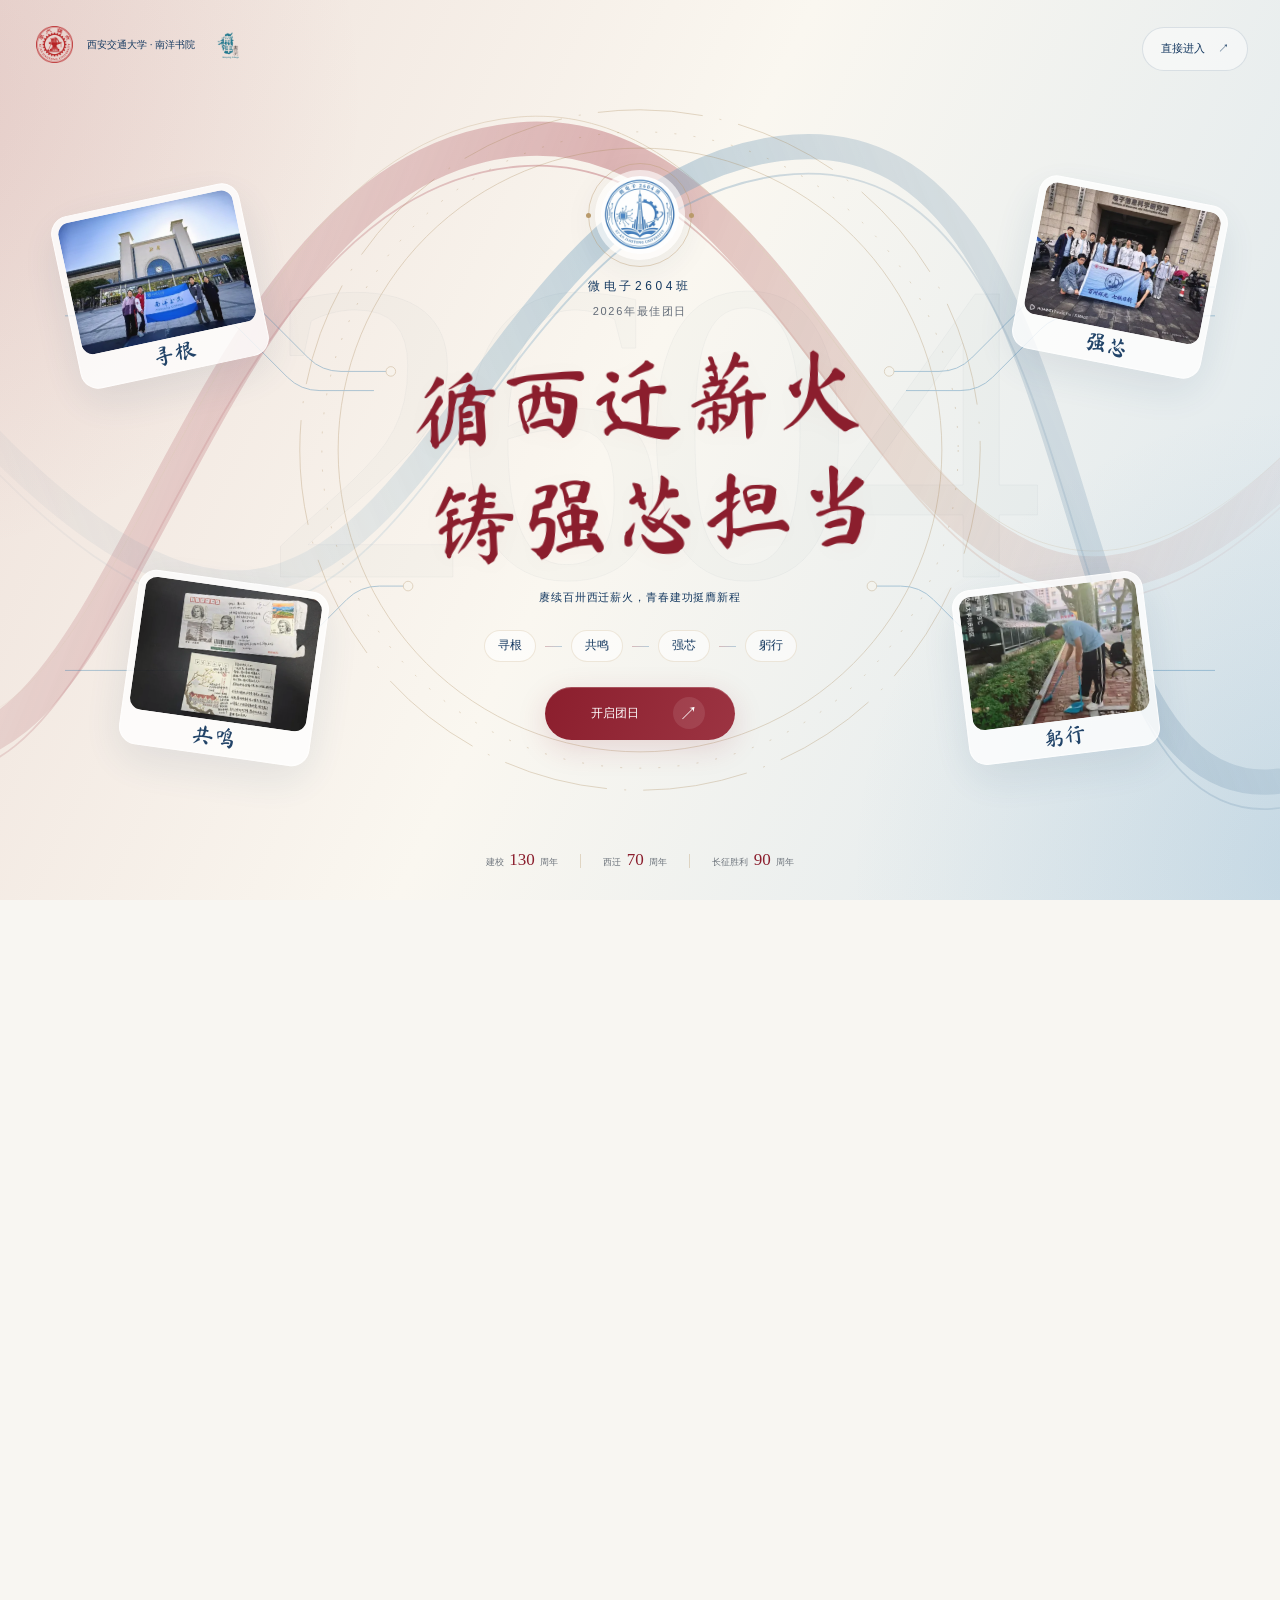
<file: index.html>
<!doctype html>
<html lang="zh-CN">
<head>
  <meta charset="utf-8">
  <meta name="viewport" content="width=device-width, initial-scale=1">
  <meta name="theme-color" content="#8B1E2D">
  <meta name="description" content="西安交通大学微电子2604班2026年最佳团日：循西迁薪火，铸强芯担当。">
  <title>循西迁薪火，铸强芯担当｜微电子2604班最佳团日</title>
  <link rel="icon" href="assets/logos/favicon.png" type="image/png">
  <link rel="stylesheet" href="css/style.css">
  <link rel="stylesheet" href="css/opening.css">
  <script src="js/activities.js" defer></script>
  <script src="js/photo-editorial.js" defer></script>
  <script src="js/opening.js" defer></script>
  <script src="js/photo-cache.js" defer></script>
  <script src="js/main.js" defer></script>
</head>
<body id="top">
  <dialog class="intro" aria-labelledby="intro-title">
    <div class="opening-leaf opening-leaf-left" aria-hidden="true"></div>
    <div class="opening-leaf opening-leaf-right" aria-hidden="true"></div>
    <div class="opening-scenery" aria-hidden="true">
      <div class="opening-aura opening-aura-red"></div>
      <div class="opening-aura opening-aura-blue"></div>
      <div class="opening-watermark">2604</div>
      <svg class="opening-ribbons" viewBox="0 0 1440 1000" preserveAspectRatio="xMidYMid slice" fill="none">
        <defs>
          <linearGradient id="ribbon-red" x1="0" y1="200" x2="1440" y2="800" gradientUnits="userSpaceOnUse"><stop stop-color="#8B1E2D" stop-opacity="0"/><stop offset=".4" stop-color="#A63946" stop-opacity=".8"/><stop offset=".7" stop-color="#C68D72" stop-opacity=".5"/><stop offset="1" stop-color="#8B1E2D" stop-opacity="0"/></linearGradient>
          <linearGradient id="ribbon-blue" x1="1440" y1="200" x2="0" y2="800" gradientUnits="userSpaceOnUse"><stop stop-color="#163A61" stop-opacity="0"/><stop offset=".45" stop-color="#397EAD" stop-opacity=".7"/><stop offset=".75" stop-color="#79A8C4" stop-opacity=".3"/><stop offset="1" stop-color="#163A61" stop-opacity="0"/></linearGradient>
          <linearGradient id="ribbon-gold"><stop stop-color="#BCA078" stop-opacity="0"/><stop offset=".5" stop-color="#BCA078"/><stop offset="1" stop-color="#BCA078" stop-opacity="0"/></linearGradient>
        </defs>
        <g class="ribbon-flow ribbon-flow-red">
          <path d="M-180 760C140 1080 175 190 585 155S1030 1130 1610 325" stroke="url(#ribbon-red)" stroke-width="38"/>
          <path d="M-180 790C140 1110 175 220 585 185S1030 1160 1610 355" stroke="url(#ribbon-red)" stroke-width="2"/>
          <path d="M-180 735C140 1055 175 165 585 130S1030 1105 1610 300" stroke="url(#ribbon-gold)" stroke-width="1"/>
        </g>
        <g class="ribbon-flow ribbon-flow-blue">
          <path d="M1570 800C1120 1140 1300 110 875 165S470 1100-130 340" stroke="url(#ribbon-blue)" stroke-width="28"/>
          <path d="M1570 830C1120 1170 1300 140 875 195S470 1130-130 370" stroke="url(#ribbon-blue)" stroke-width="2"/>
        </g>
      </svg>
      <svg class="opening-circuit" viewBox="0 0 1200 900" fill="none">
        <g class="circuit-rings"><circle cx="600" cy="450" r="315"/><circle cx="600" cy="450" r="332" stroke-dasharray="2 18"/><circle cx="600" cy="450" r="355" stroke-dasharray="110 18 2 18"/></g>
        <g class="circuit-traces" stroke-linecap="round" stroke-linejoin="round">
          <path pathLength="1" d="M0 280H160Q180 280 194 294L254 354Q268 368 288 368H340"/>
          <path pathLength="1" d="M0 310H148Q168 310 182 324L232 374Q246 388 266 388H322"/>
          <path pathLength="1" d="M1200 280H1040Q1020 280 1006 294L946 354Q932 368 912 368H860"/>
          <path pathLength="1" d="M1200 310H1052Q1032 310 1018 324L968 374Q954 388 934 388H878"/>
          <path pathLength="1" d="M0 680H200Q220 680 234 666L294 606Q308 592 328 592H358"/>
          <path pathLength="1" d="M1200 680H1000Q980 680 966 666L906 606Q892 592 872 592H842"/>
        </g>
        <g class="circuit-nodes"><circle cx="340" cy="368" r="5"/><circle cx="860" cy="368" r="5"/><circle cx="358" cy="592" r="5"/><circle cx="842" cy="592" r="5"/></g>
      </svg>
      <div class="opening-motes"></div>
    </div>
    <div class="opening-institutions"><img src="assets/logos/university-display.webp" alt="西安交通大学" width="48" height="48"><span>西安交通大学 · 南洋书院</span><img src="assets/logos/college-display.webp" alt="南洋书院" width="48" height="48"></div>
    <button type="button" class="opening-skip">直接进入 <span aria-hidden="true">↗</span></button>
    <div class="opening-memories">
      <figure class="opening-memory memory-roots"><img src="assets/opening/1-1.webp" alt="" width="1440" height="1080"><figcaption>寻根</figcaption></figure>
      <figure class="opening-memory memory-resonance"><img src="assets/opening/2-1.webp" alt=""><figcaption>共鸣</figcaption></figure>
      <figure class="opening-memory memory-chips"><img src="assets/opening/4-1.webp" alt="" width="1440" height="1080"><figcaption>强芯</figcaption></figure>
      <figure class="opening-memory memory-practice"><img src="assets/opening/19-1.webp" alt=""><figcaption>躬行</figcaption></figure>
    </div>
    <div class="intro-content">
      <div class="opening-seal"><span class="seal-ring" aria-hidden="true"></span><img src="assets/logos/class-display.webp" alt="微电子2604班班徽" width="96" height="96"></div>
      <p class="intro-meta">微电子2604班</p>
      <p class="intro-event">2026年最佳团日</p>
      <h2 id="intro-title" class="calligraphy" tabindex="-1" aria-label="循西迁薪火，铸强芯担当"><span aria-hidden="true">循西迁薪火</span><span aria-hidden="true">铸强芯担当</span></h2>
      <p class="opening-theme">赓续百卅西迁薪火，青春建功挺膺新程</p>
      <p class="intro-route"><span>寻根</span><i></i><span>共鸣</span><i></i><span>强芯</span><i></i><span>躬行</span></p>
      <button type="button" class="pill-button intro-enter"><span>开启团日</span><span class="opening-enter-icon" aria-hidden="true">↗</span></button>
    </div>
    <div class="intro-bottom"><span>建校 <b>130</b> 周年</span><i></i><span>西迁 <b>70</b> 周年</span><i></i><span>长征胜利 <b>90</b> 周年</span></div>
  </dialog>
  <div class="page-shell">
    <a class="skip-link" href="#guide">跳至篇章选择</a>
    <header class="site-header">
      <div class="header-brand">
        <a class="institution" href="#top" aria-label="西安交通大学，返回首页"><img src="assets/logos/university-display.webp" alt="西安交通大学校徽" width="48" height="48"><span>西安交通大学</span></a>
        <a class="header-title" href="#top">微电子2604<small>2026 最佳团日</small></a>
        <a class="institution institution-right" href="#about" aria-label="南洋书院，查看展陈信息"><span>南洋书院</span><img src="assets/logos/college-display.webp" alt="南洋书院院徽" width="48" height="48"></a>
      </div>
      <nav class="top-nav" aria-label="主导航">
        <a href="#top">首页</a><a href="#guide">四篇章</a>
        <button type="button" data-open-index>活动索引 <span>23</span></button>
        <button type="button" data-random-photo>随看影像</button>
        <button type="button" data-replay>重播开场 <span aria-hidden="true">↺</span></button>
      </nav>
    </header>
    <main>
      <section class="hero section-shell" aria-labelledby="hero-title">
        <div class="hero-inner">
          <div class="hero-copy">
            <p class="event-name">2026年微电子2604班最佳团日活动</p>
            <h1 id="hero-title" class="calligraphy"><span>循西迁薪火</span><span>铸强芯担当</span></h1>
            <p class="hero-theme">赓续百卅西迁薪火<br>青春建功挺膺新程</p>
            <a class="pill-button hero-enter" href="#guide">选择篇章 <span aria-hidden="true">↓</span></a>
            <img class="hero-badge" src="assets/logos/class-display.webp" alt="微电子2604班班徽" width="240" height="240">
          </div>
          <div class="hero-visual">
            <figure class="hero-photo hero-photo-primary">
              <button type="button" class="photo-trigger" data-gallery="01" data-photo="0" aria-label="查看延安研学照片">
                <img src="assets/previews/1-1.webp" width="1440" height="1080" alt="延安站前，同学们与南洋书院院旗合影" fetchpriority="high"><span class="photo-open" aria-hidden="true">＋</span>
              </button>
            </figure>
            <figure class="hero-photo hero-photo-secondary">
              <button type="button" class="photo-trigger" data-gallery="05" data-photo="0" aria-label="查看科研参观照片">
                <img src="assets/previews/4-1.webp" width="1440" height="1080" alt="同学们在电子信息科学研究院前合影" loading="lazy"><span class="photo-open" aria-hidden="true">＋</span>
              </button>
            </figure>
          </div>
        </div>
        <div class="hero-baseline"><span>寻根 — 共鸣 — 强芯 — 躬行</span><span>西安交通大学 · 南洋书院</span></div>
      </section>
      <section id="guide" class="guide section-shell" aria-labelledby="guide-title">
        <div class="guide-heading"><div><p class="section-label">四篇章 · 23项活动</p><h2 id="guide-title" class="calligraphy">寻根—共鸣—强芯—躬行</h2></div><p>选择一张篇章卡片，开启其中的活动。</p></div>
        <div class="chapter-directory">
          <button type="button" class="directory-card directory-roots" data-chapter="roots" aria-controls="roots">
            <span class="directory-image"><img src="assets/opening/1-1.webp" alt="" width="1440" height="1080" loading="lazy"></span>
            <span class="directory-copy"><span class="directory-label">第一篇章</span><strong class="calligraphy">寻根</strong><span>红色研学 · 校史寻访</span><span class="directory-bottom"><span>7项活动</span><span class="round-arrow" aria-hidden="true">↗</span></span></span>
          </button>
          <button type="button" class="directory-card directory-resonance" data-chapter="resonance" aria-controls="resonance">
            <span class="directory-image"><img src="assets/opening/2-1.webp" alt="" loading="lazy"></span>
            <span class="directory-copy"><span class="directory-label">第二篇章</span><strong class="calligraphy">共鸣</strong><span>跨校交流 · 集体凝聚</span><span class="directory-bottom"><span>5项活动</span><span class="round-arrow" aria-hidden="true">↗</span></span></span>
          </button>
          <button type="button" class="directory-card directory-chips" data-chapter="chips" aria-controls="chips">
            <span class="directory-image"><img src="assets/opening/4-1.webp" alt="" width="1440" height="1080" loading="lazy"></span>
            <span class="directory-copy"><span class="directory-label">第三篇章</span><strong class="calligraphy">强芯</strong><span>科研前沿 · 专业探索</span><span class="directory-bottom"><span>3项活动</span><span class="round-arrow" aria-hidden="true">↗</span></span></span>
          </button>
          <button type="button" class="directory-card directory-practice" data-chapter="practice" aria-controls="practice">
            <span class="directory-image"><img src="assets/opening/19-1.webp" alt="" loading="lazy"></span>
            <span class="directory-copy"><span class="directory-label">第四篇章</span><strong class="calligraphy">躬行</strong><span>志愿服务 · 校园实践</span><span class="directory-bottom"><span>8项活动</span><span class="round-arrow" aria-hidden="true">↗</span></span></span>
          </button>
        </div>
      </section>
      <div class="chapter-reader" hidden>
        <nav class="chapter-nav" aria-label="切换篇章"><div><button type="button" data-chapter="roots">寻根</button><button type="button" data-chapter="resonance">共鸣</button><button type="button" data-chapter="chips">强芯</button><button type="button" data-chapter="practice">躬行</button></div></nav>
        <div id="chapters"></div>
      </div>
      <noscript><p class="section-shell">请启用 JavaScript 后开启互动展陈。</p><style>.page-shell{visibility:visible!important}</style></noscript>
      <section class="closing section-shell" id="about" aria-labelledby="closing-title">
        <div class="closing-copy"><p class="section-label">西安交通大学 · 南洋书院</p><h2 id="closing-title" class="calligraphy">微电子2604班</h2><p>将理论学习、校史研学、专业探索与日常实践联系起来。</p><div class="anniversaries"><span>建校 <strong>130</strong> 周年</span><span>西迁 <strong>70</strong> 周年</span><span>长征胜利 <strong>90</strong> 周年</span></div></div>
        <div class="closing-actions">
          <button type="button" data-open-index><span class="action-symbol" aria-hidden="true">☷</span><span><strong>查看全部活动</strong><small>按编号找到感兴趣的活动</small></span><span aria-hidden="true">↗</span></button>
          <button type="button" data-random-photo><span class="action-symbol" aria-hidden="true">▧</span><span><strong>随看一张照片</strong><small>打开团日影像</small></span><span aria-hidden="true">↗</span></button>
          <button type="button" data-replay><span class="action-symbol" aria-hidden="true">↺</span><span><strong>再看一次开场</strong><small>重播主题动画</small></span><span aria-hidden="true">↗</span></button>
        </div>
      </section>
    </main>
    <footer class="site-footer section-shell">
      <img class="footer-badge" src="assets/logos/class-footer-transparent.png" alt="微电子2604班班徽" width="80" height="80" loading="lazy" decoding="async">
      <p class="footer-organization">微电子2604班团支部</p>
      <a class="footer-home" href="#top">回到首页 <span aria-hidden="true">↑</span></a>
      <p class="footer-credit">Website crafted by <a class="footer-author" href="https://github.com/TuSHx39" target="_blank" rel="noopener noreferrer">TuSHx39</a> with <img src="assets/logos/gpt.png" alt="GPT" width="18" height="18" decoding="async"></p>
    </footer>
    <a href="#top" class="back-top" aria-label="返回顶部" hidden>↑</a>
  </div>
  <dialog class="chapter-curtain" aria-labelledby="curtain-title"><div><p class="curtain-label"></p><h2 id="curtain-title" class="calligraphy"></h2><span class="curtain-line" aria-hidden="true"></span><p class="curtain-intro"></p></div></dialog>
  <dialog class="activity-index" aria-labelledby="index-title"><header class="dialog-heading"><div><p class="section-label">寻根 · 共鸣 · 强芯 · 躬行</p><h2 id="index-title" class="calligraphy">活动索引</h2></div><button type="button" class="icon-button index-close" aria-label="关闭活动索引">×</button></header><div class="index-list"></div></dialog>
  <dialog class="lightbox" aria-labelledby="lightbox-title">
    <div class="lightbox-top"><h2 id="lightbox-title"></h2><button type="button" class="lightbox-close icon-button" aria-label="关闭照片">×</button></div>
    <div class="lightbox-stage"><button type="button" class="lightbox-prev icon-button" aria-label="上一张照片">‹</button><figure><img class="lightbox-image" alt="" decoding="async" fetchpriority="high"><figcaption class="lightbox-caption"></figcaption><p class="lightbox-message" role="status"></p></figure><button type="button" class="lightbox-next icon-button" aria-label="下一张照片">›</button></div>
    <div class="lightbox-bottom"><span class="lightbox-counter" aria-live="polite"></span><span class="lightbox-hint">左右滑动切换</span><a class="lightbox-activity-link" href="#guide" data-photo-activity hidden>查看对应活动 <span aria-hidden="true">↗</span></a></div>
  </dialog>
</body>
</html>
</file>
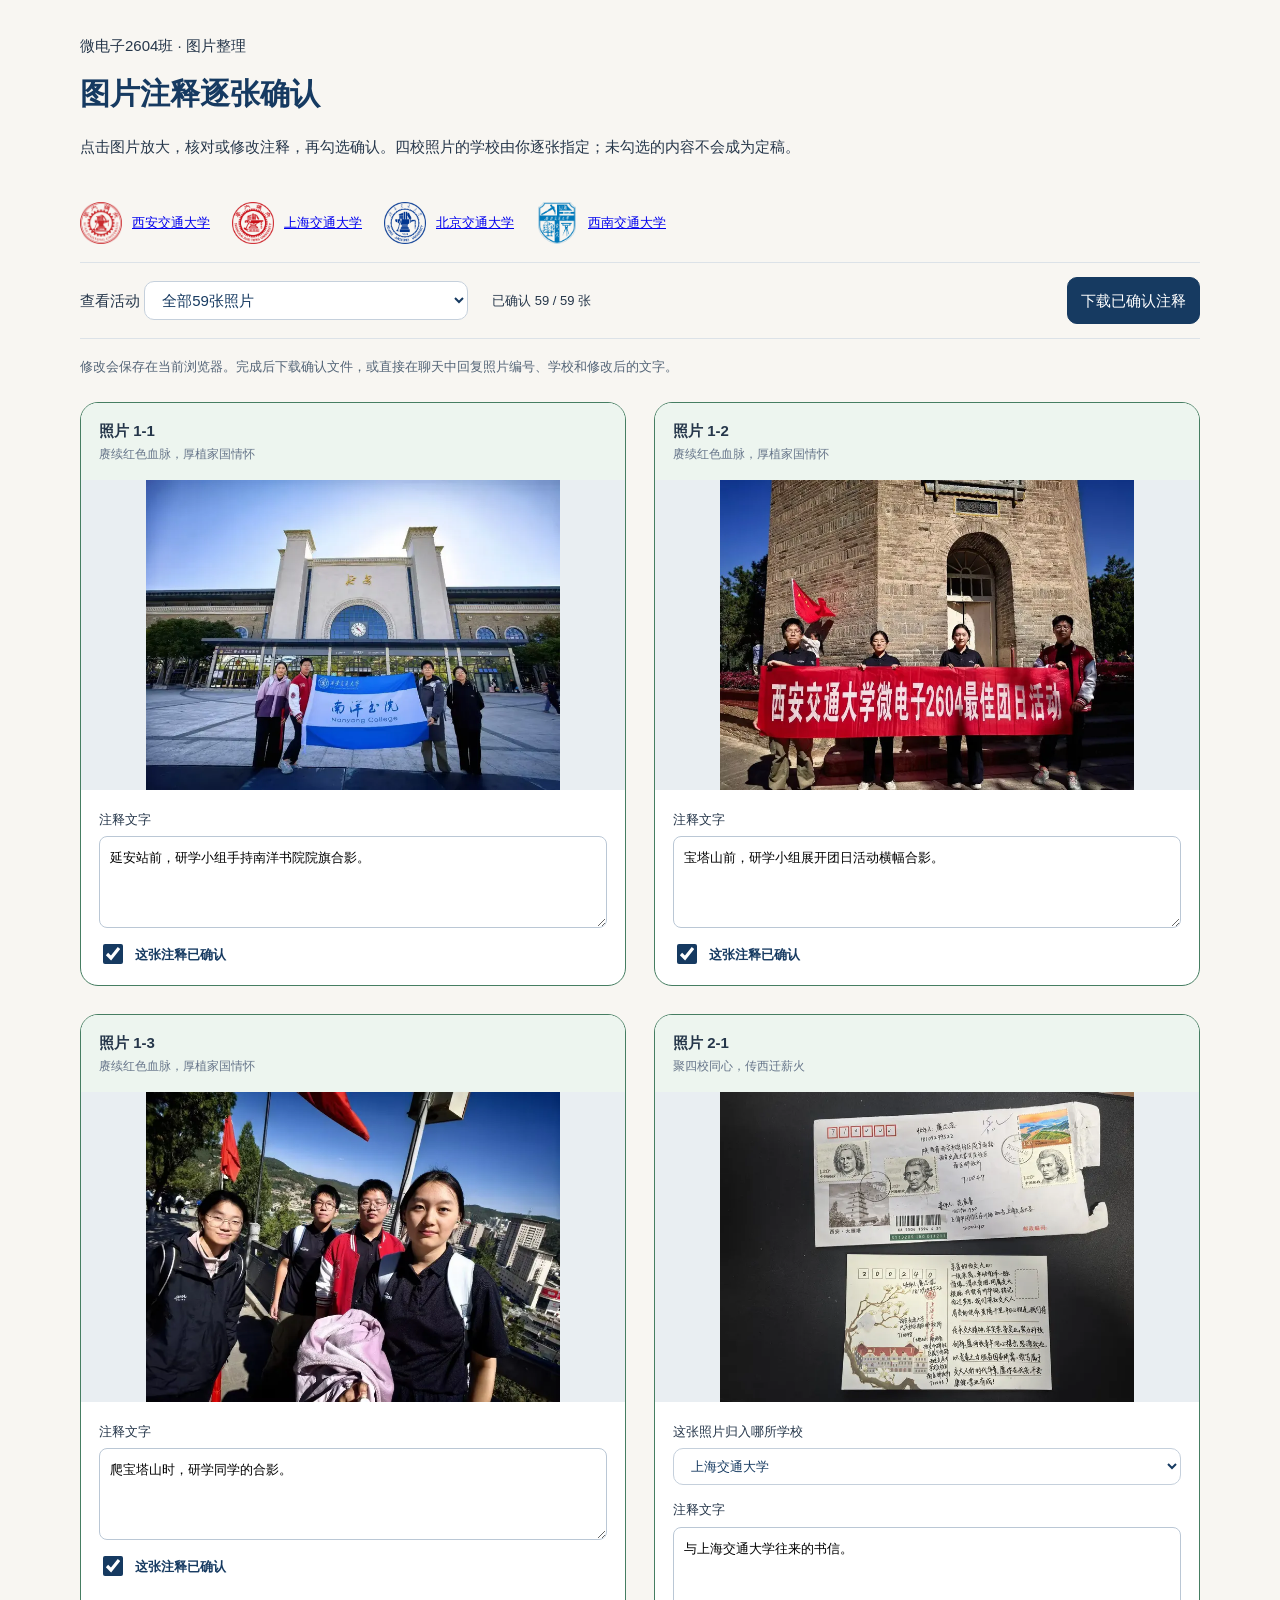
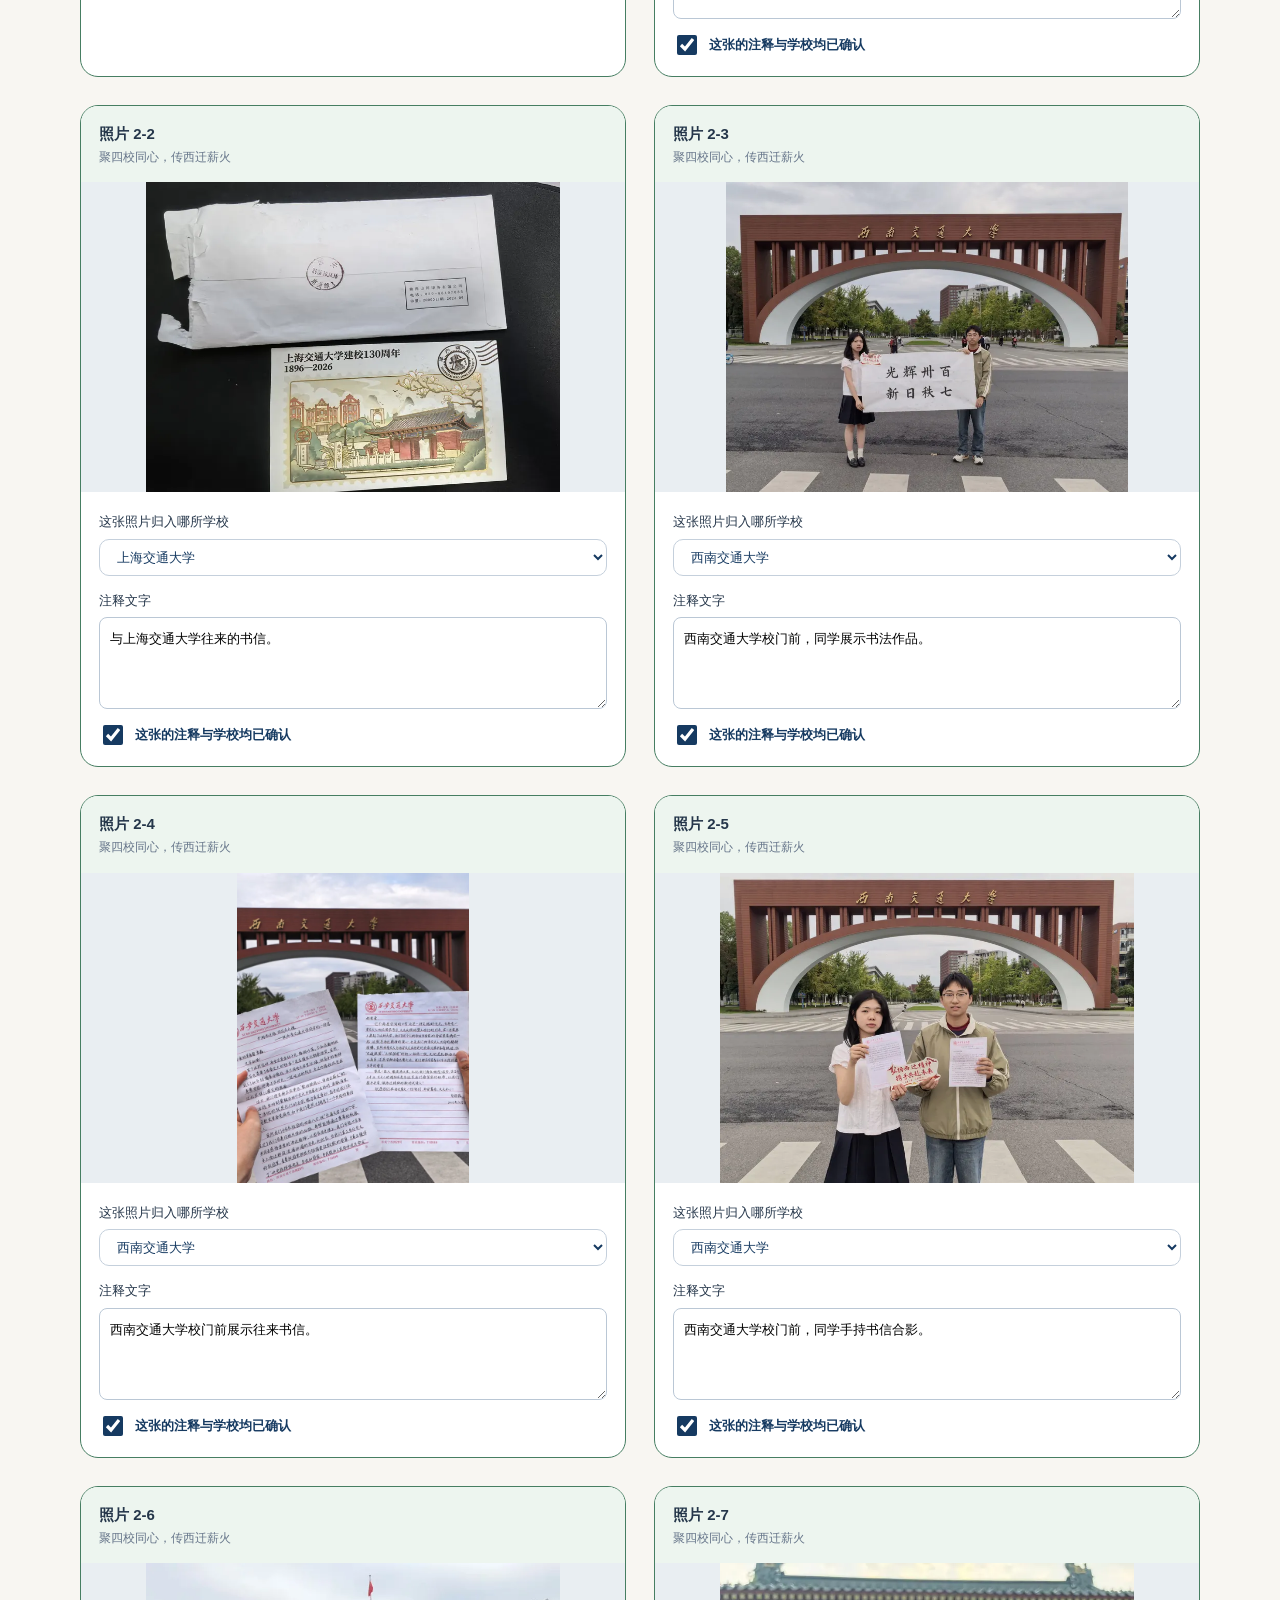
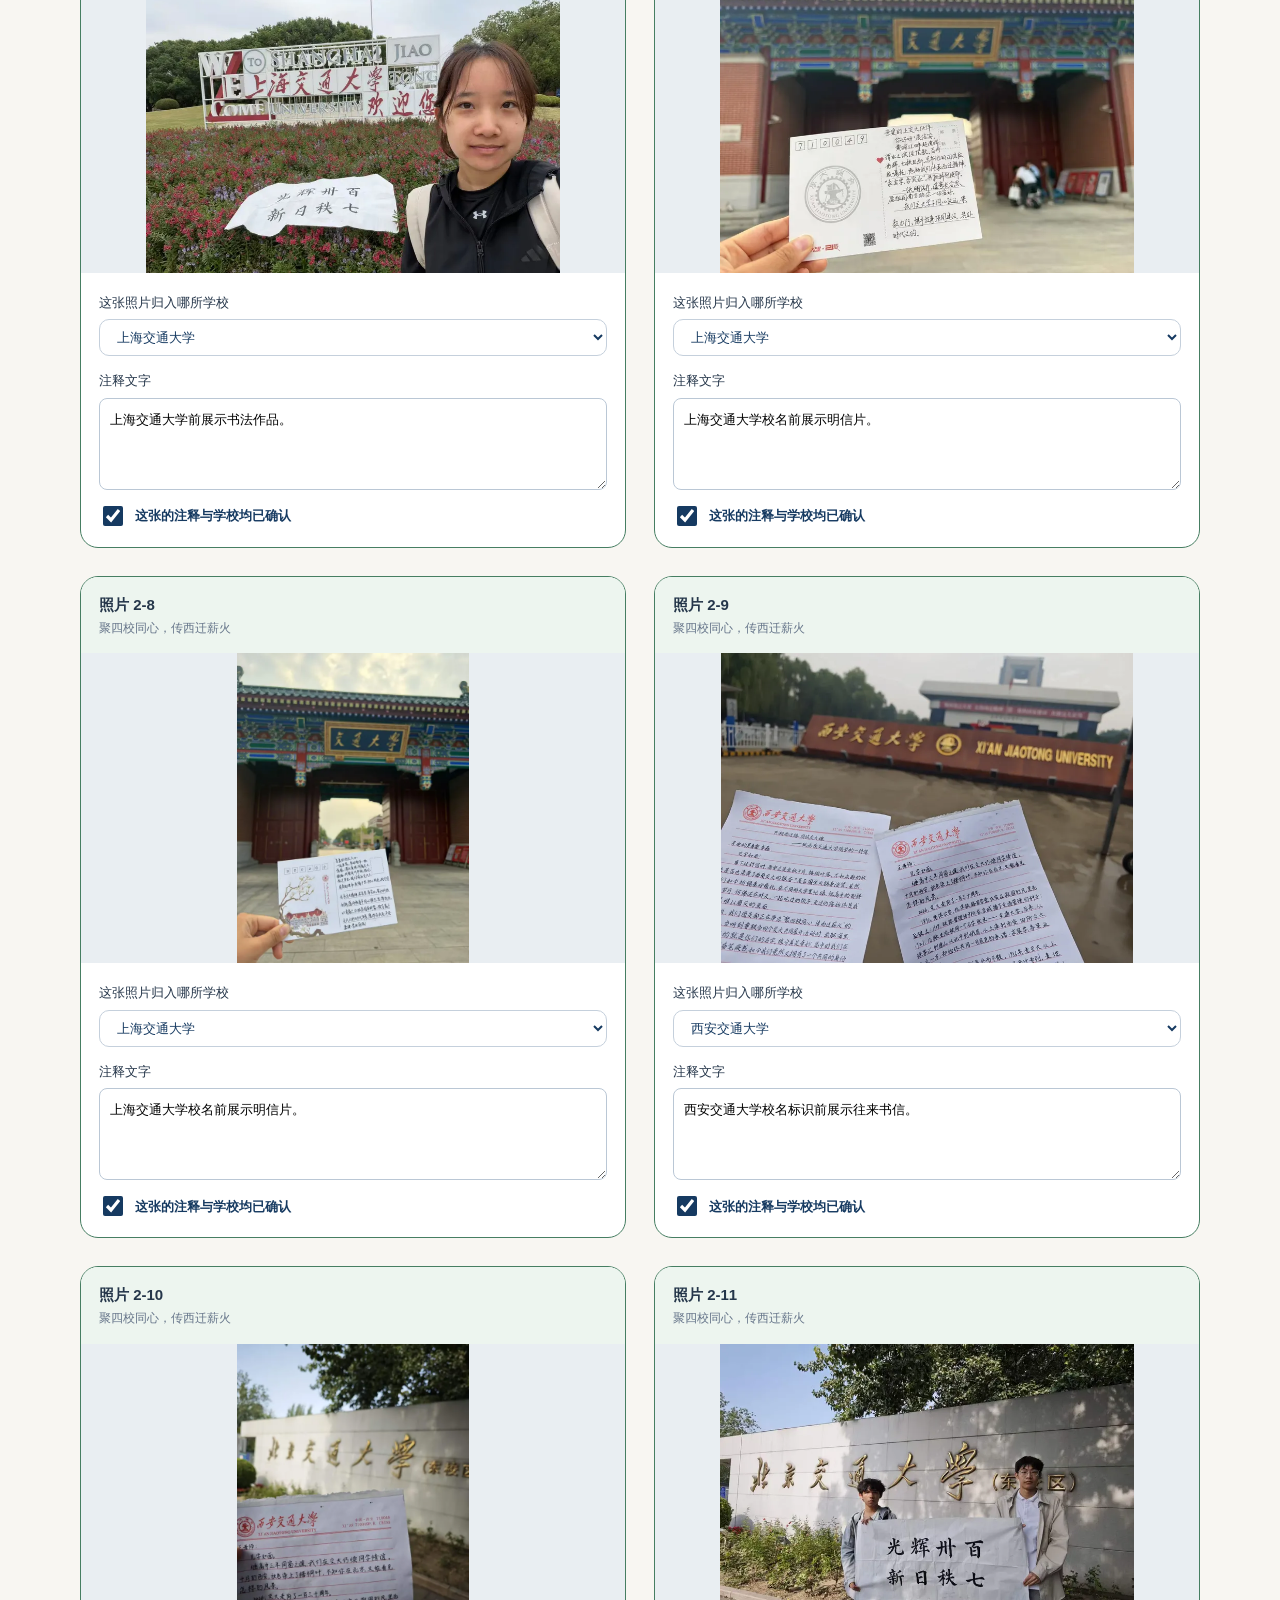
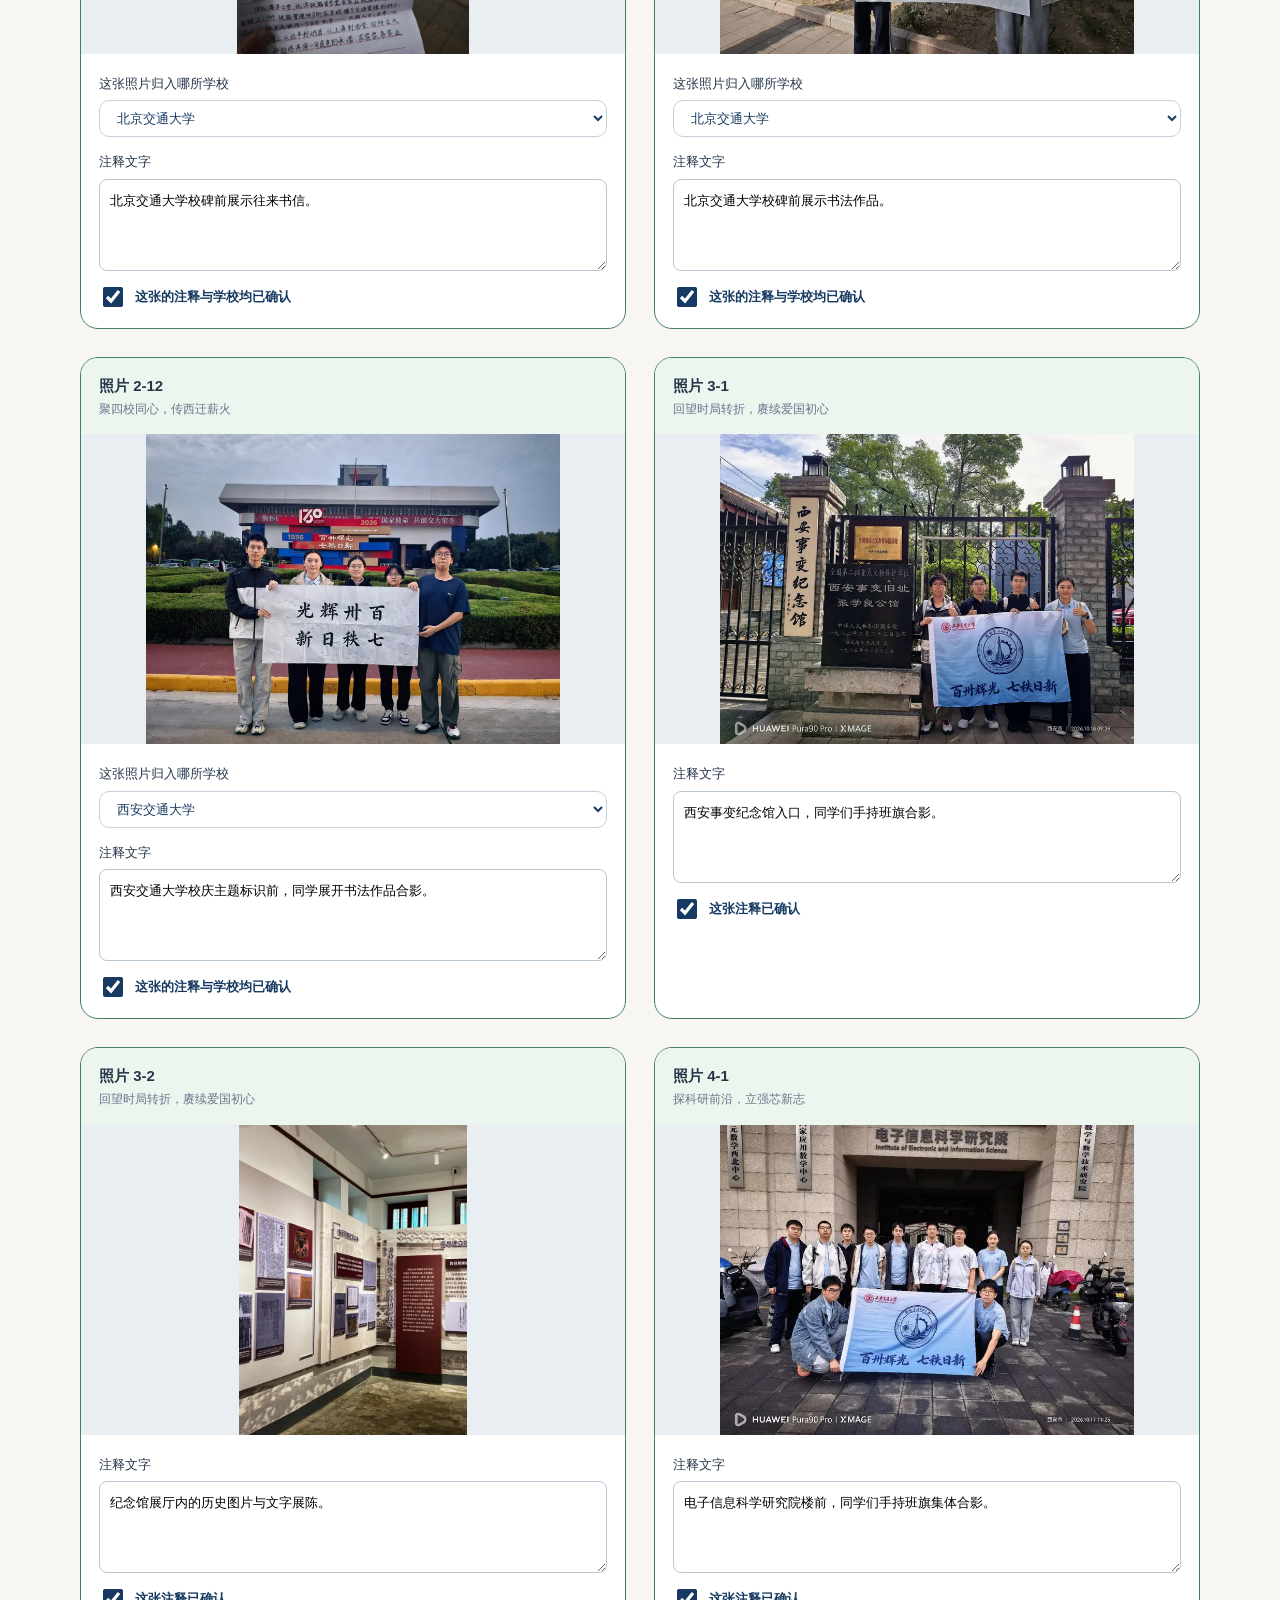
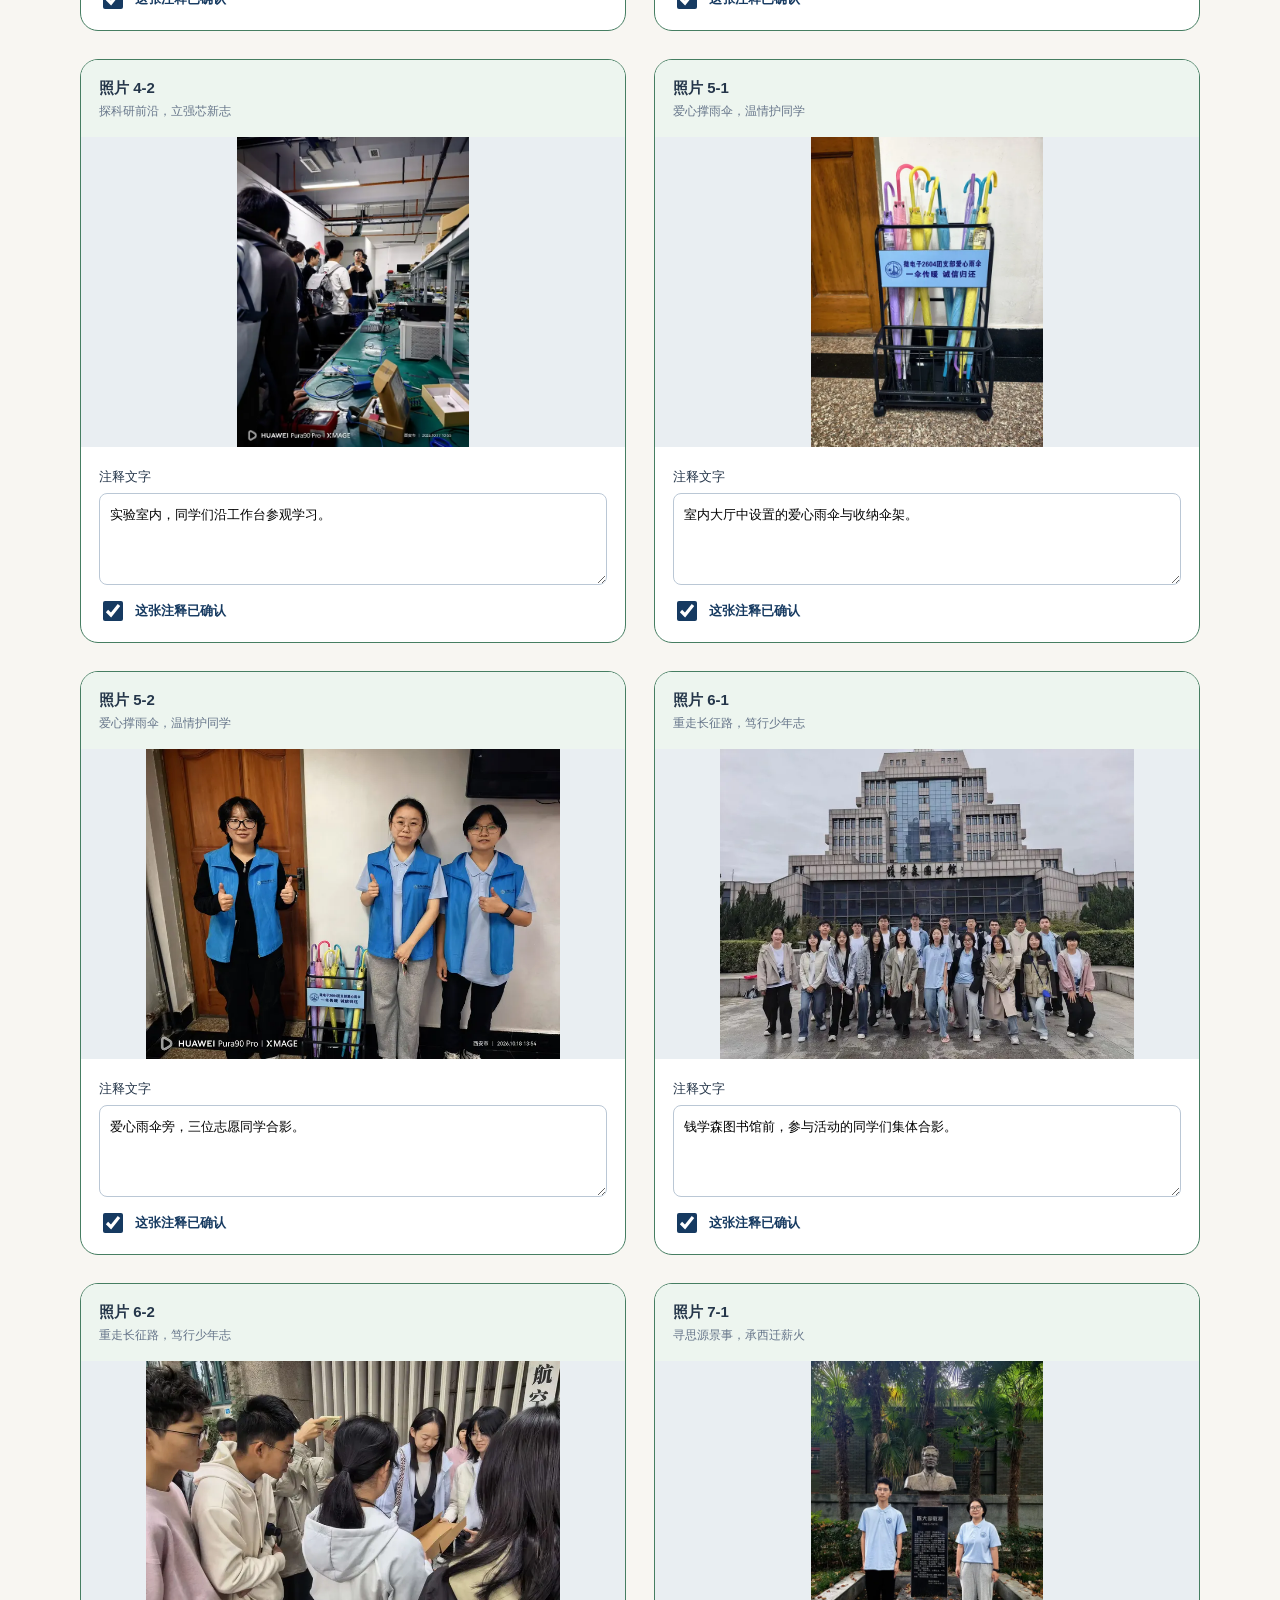
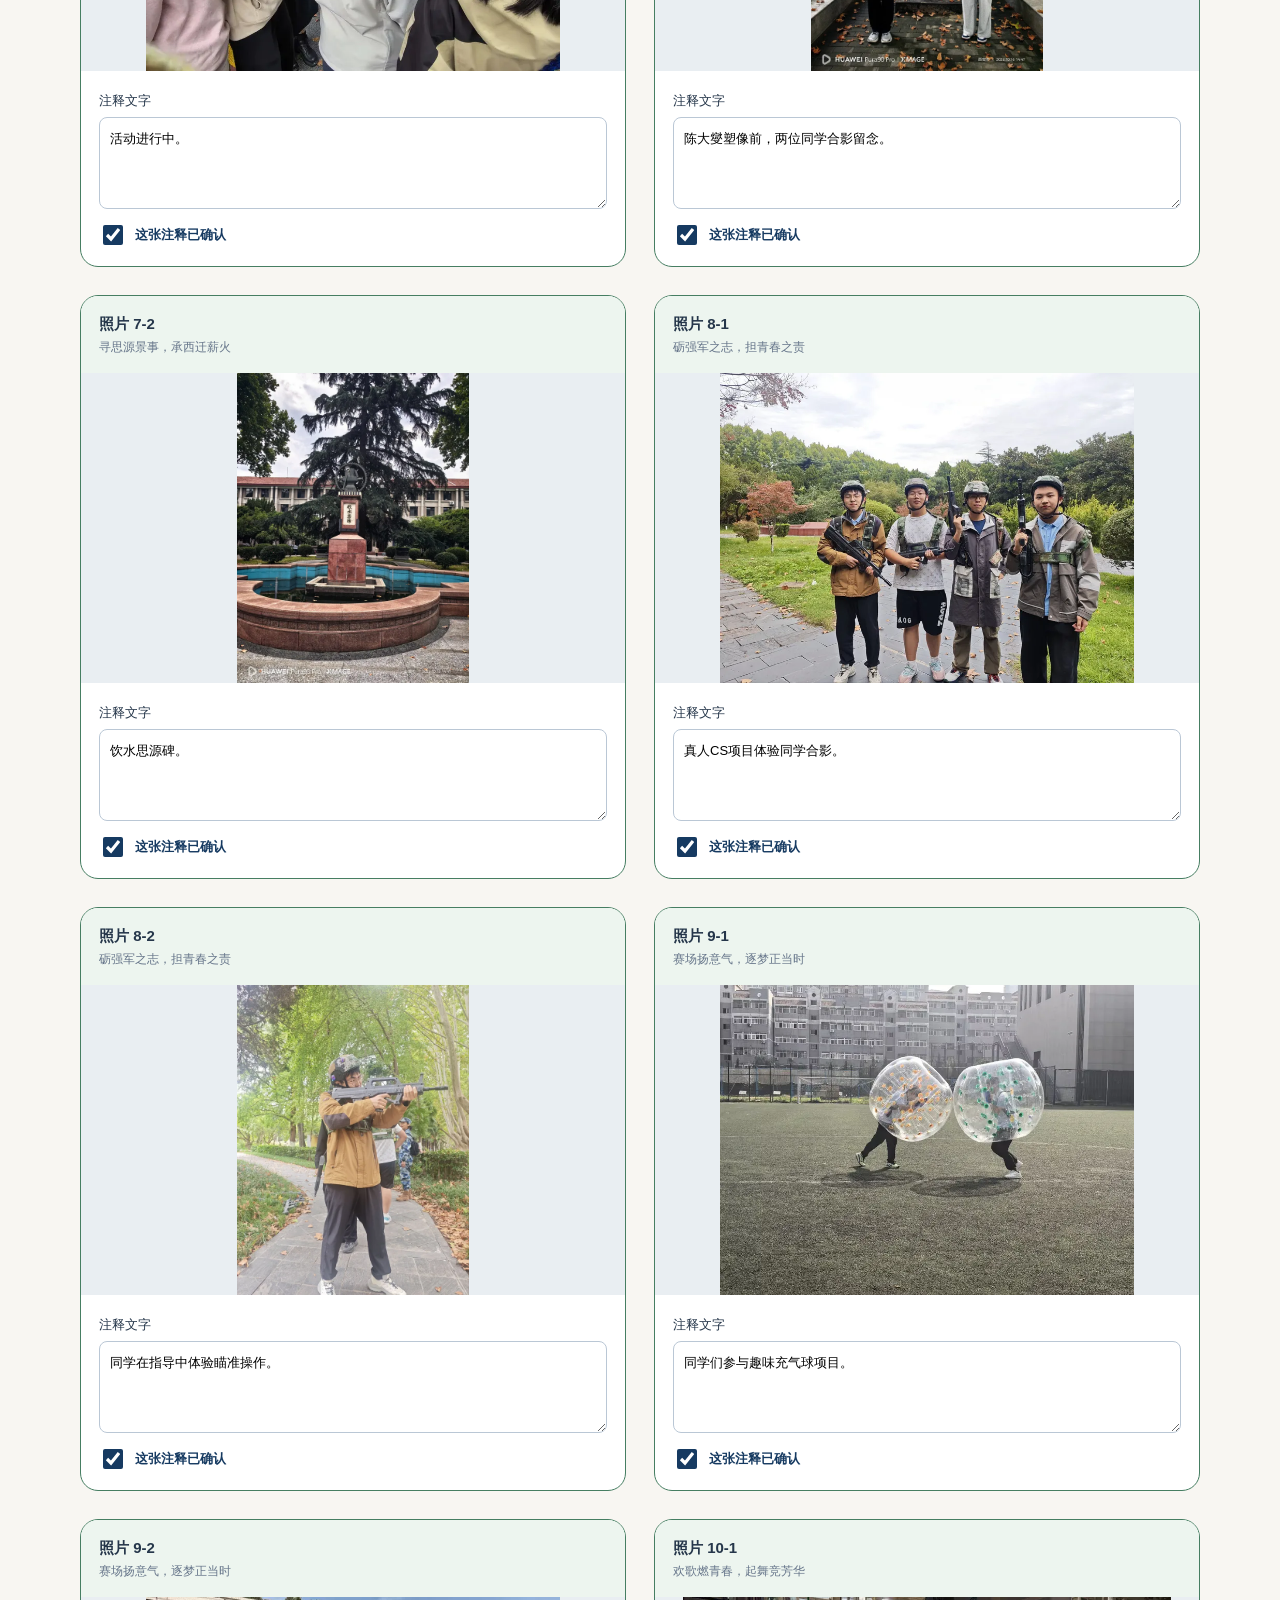
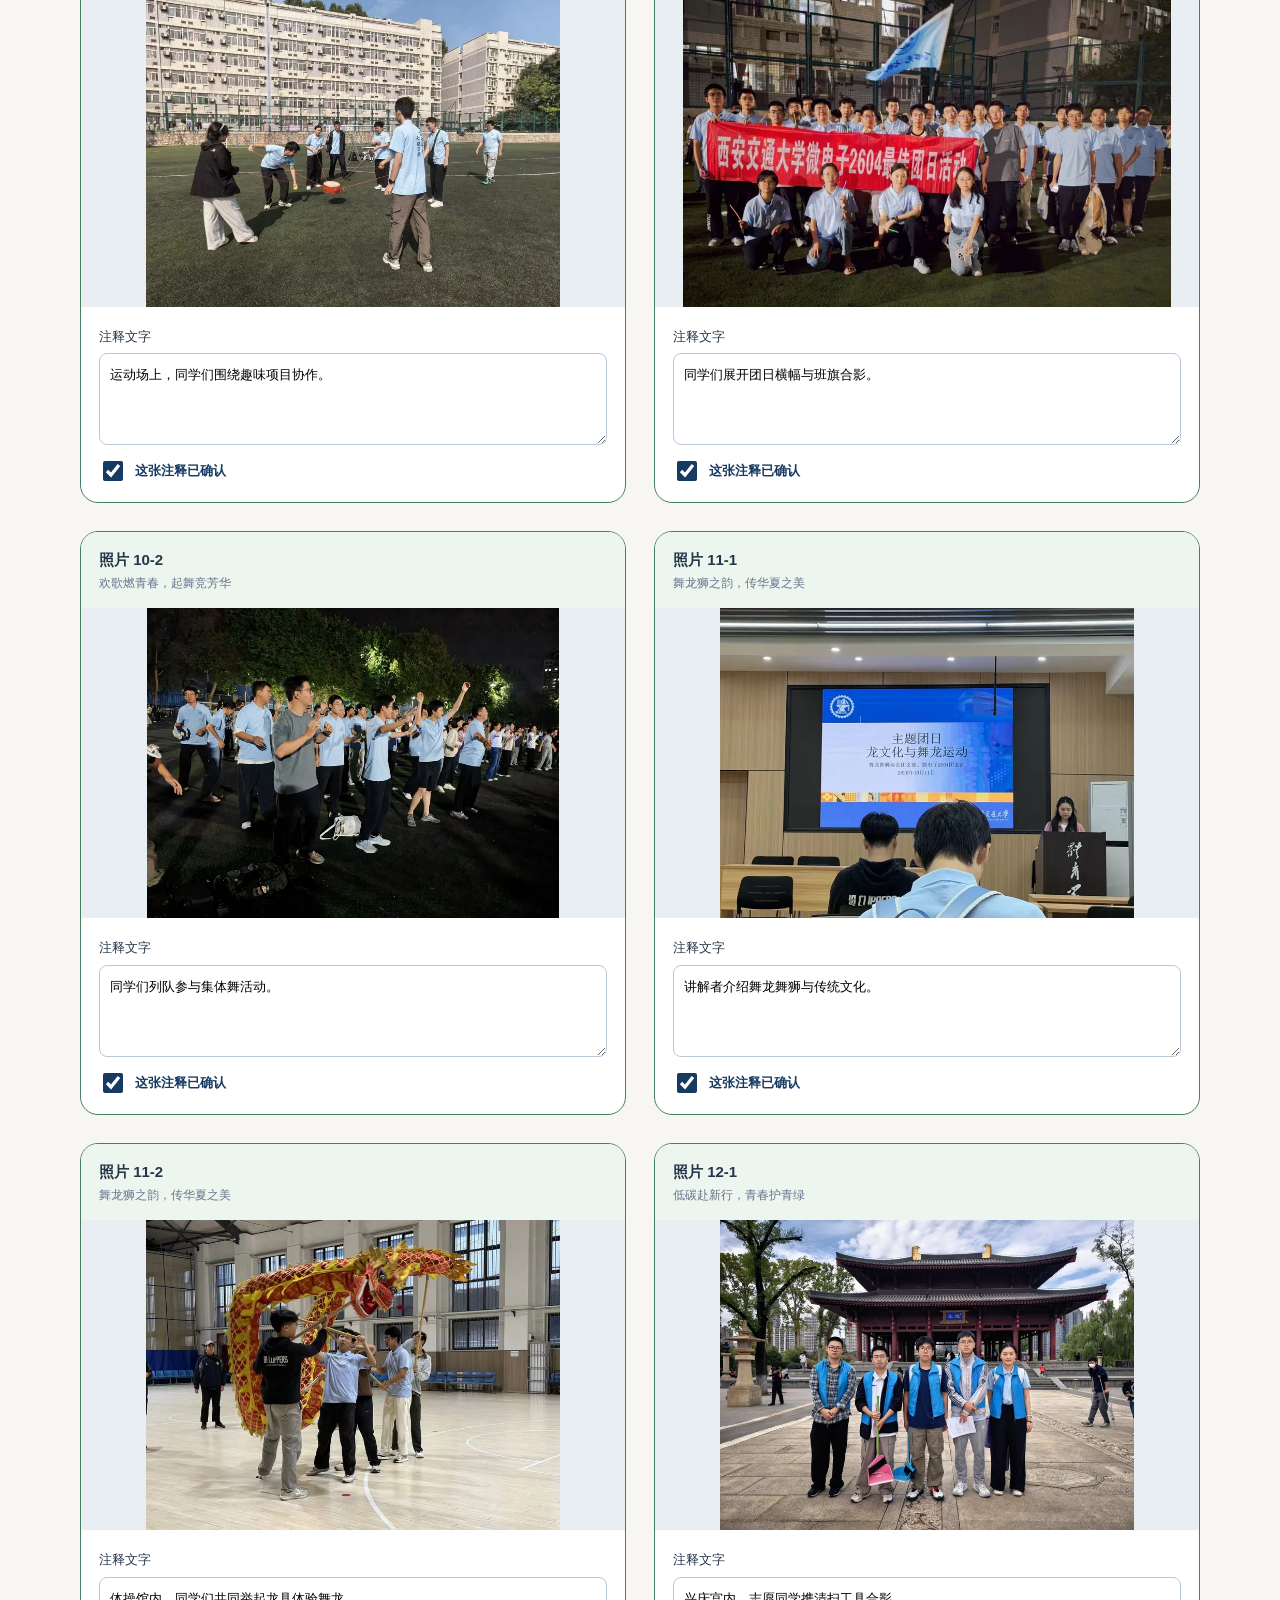
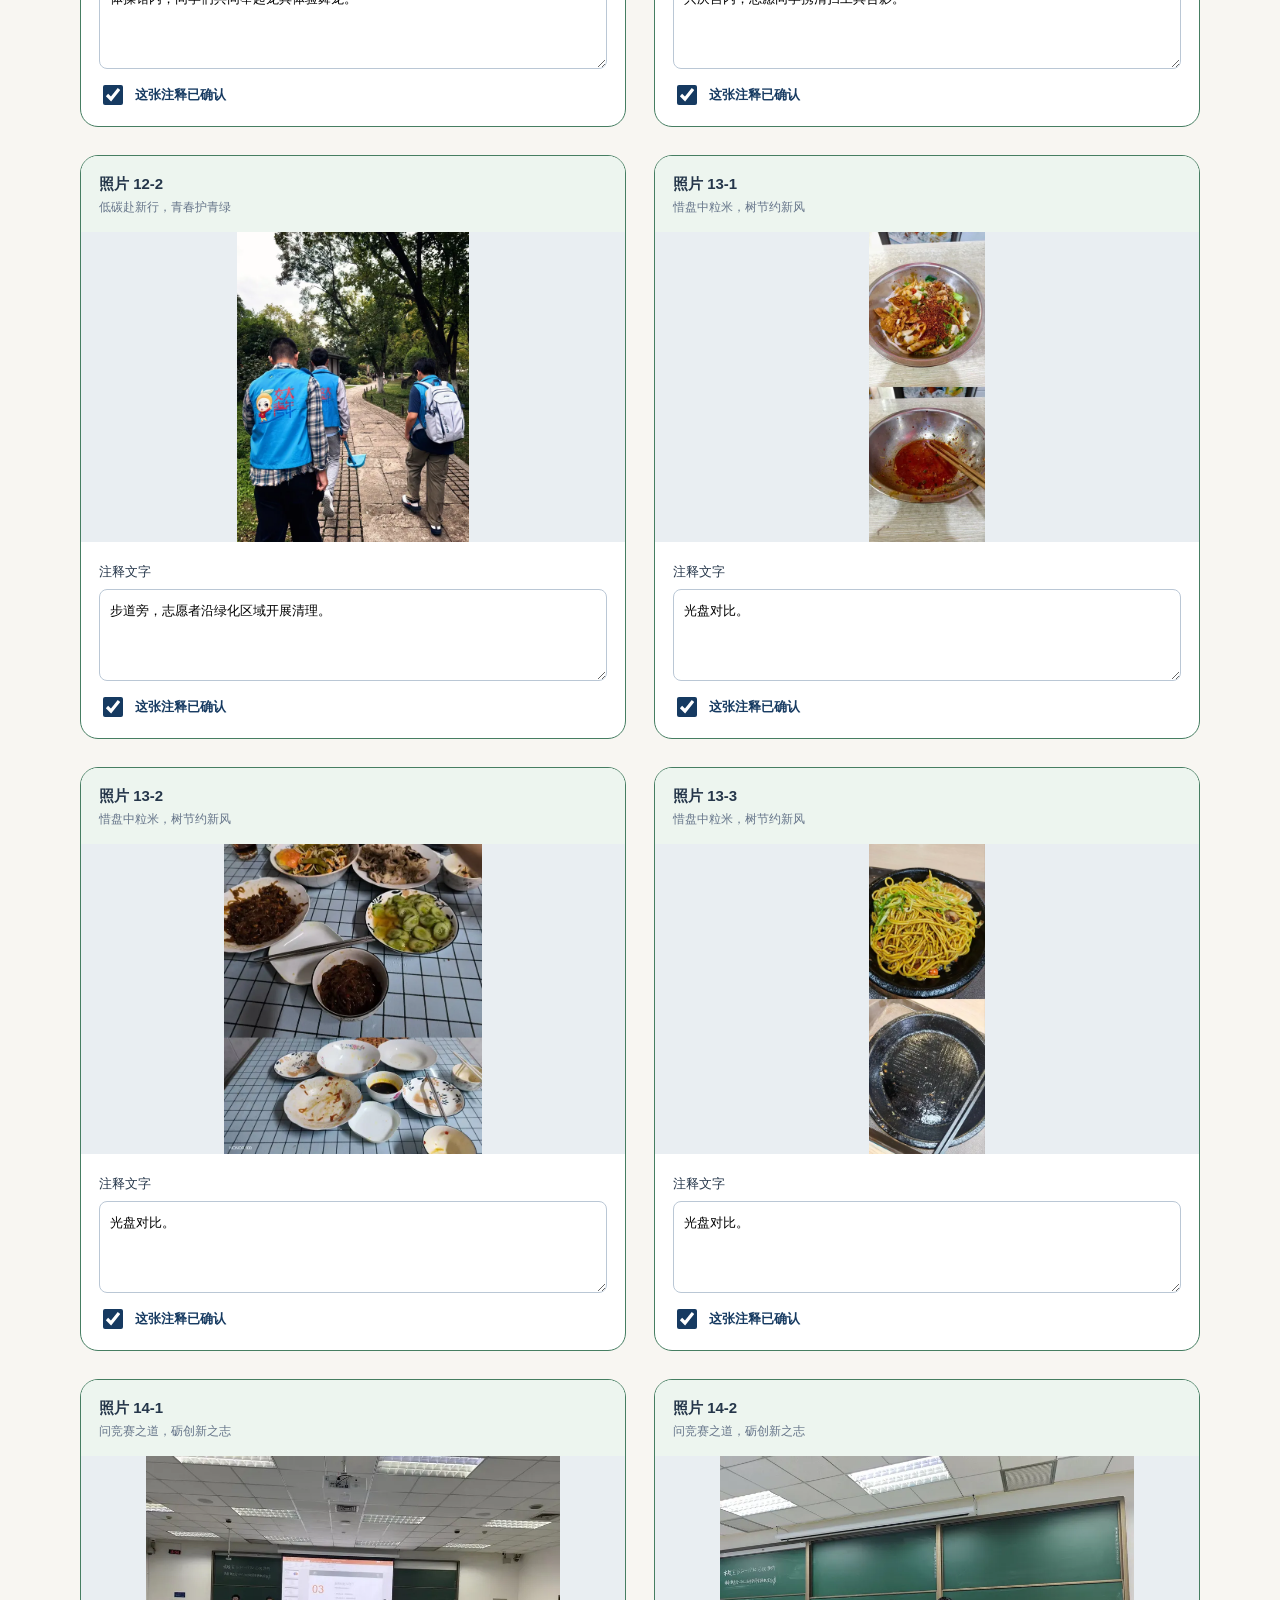
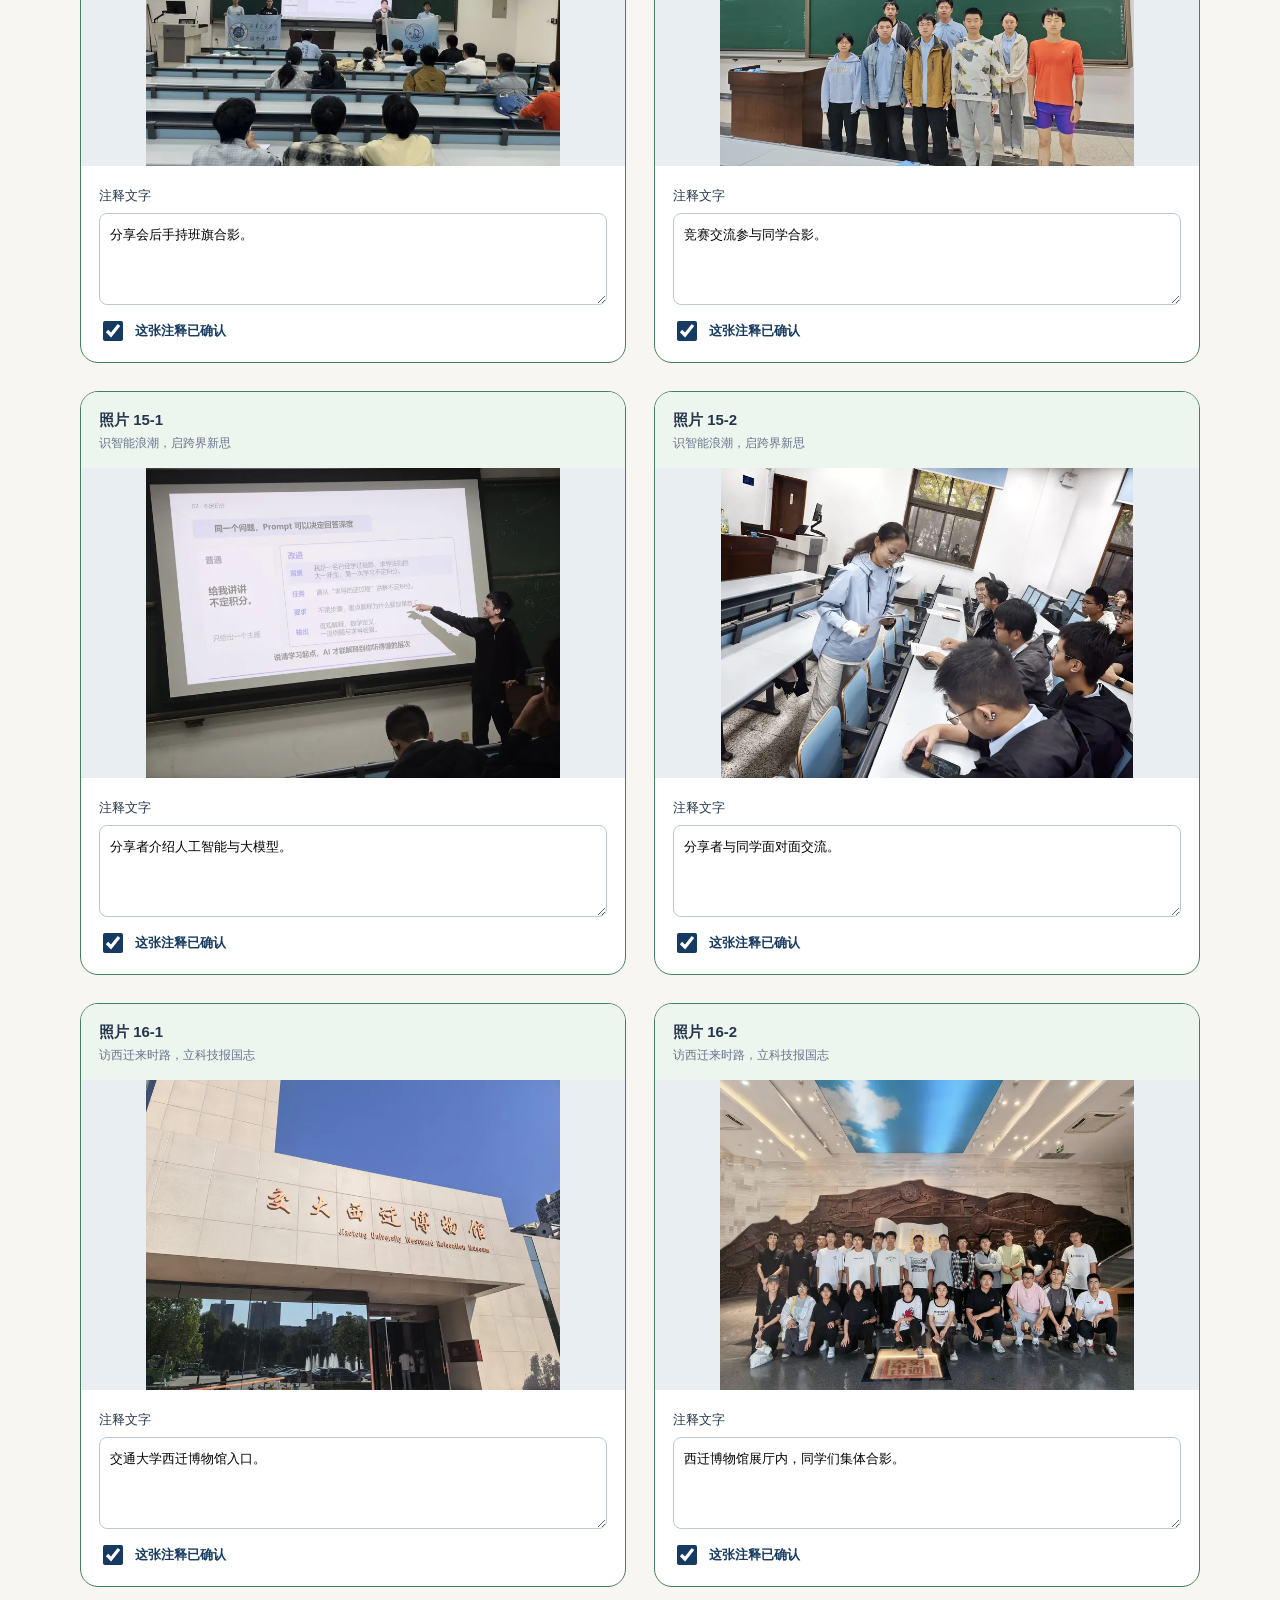
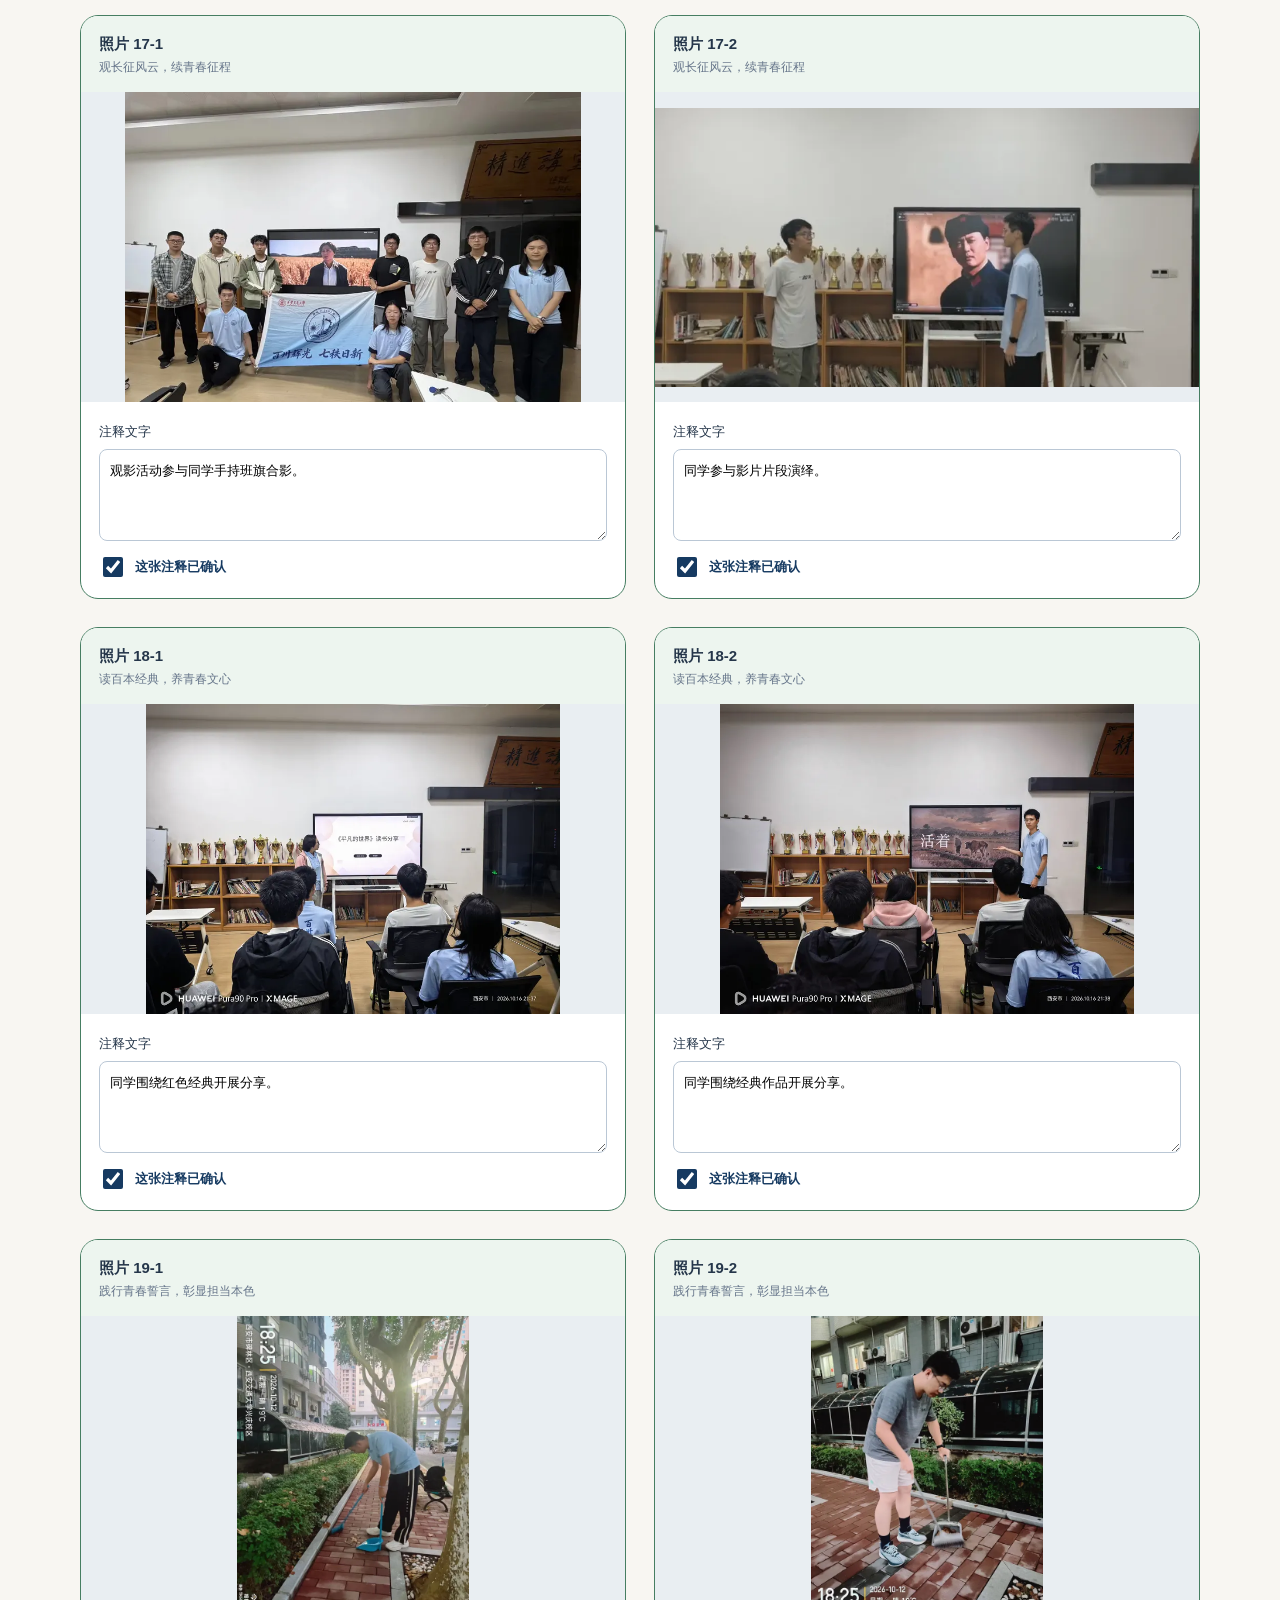
<file: docs/caption-review/index.html>
<!doctype html>
<html lang="zh-CN">
<head>
  <meta charset="utf-8"><meta name="viewport" content="width=device-width, initial-scale=1">
  <title>图片注释逐张确认 · 微电子2604</title>
  <link rel="stylesheet" href="review.css">
  <script src="../../js/photo-editorial.js" defer></script><script src="review.js" defer></script>
</head>
<body>
  <header><p>微电子2604班 · 图片整理</p><h1>图片注释逐张确认</h1><p>点击图片放大，核对或修改注释，再勾选确认。四校照片的学校由你逐张指定；未勾选的内容不会成为定稿。</p></header>
  <nav class="schools" aria-label="四校校徽"></nav>
  <div class="toolbar"><label>查看活动 <select id="activity-filter"></select></label><p id="progress" aria-live="polite"></p><button type="button" id="export">下载已确认注释</button></div>
  <p class="notice" id="message" role="status">修改会保存在当前浏览器。完成后下载确认文件，或直接在聊天中回复照片编号、学校和修改后的文字。</p>
  <main id="photos"></main>
  <dialog id="zoom"><button type="button" id="close-zoom" aria-label="关闭大图">×</button><img alt=""><p></p></dialog>
</body>
</html>
</file>
<file: css/style.css>
@font-face {
  font-family: "Ma Shan Zheng";
  src: url("../assets/fonts/MaShanZheng-display.woff2") format("woff2");
  font-display: swap;
}
:root {
  --red: #8b1e2d; --blue: #163a61; --sky: #397ead;
  --paper: #f8f6f2; --ice: #edf3f8; --ink: #252b34; --muted: #626b77;
  --line: #163a6118; --gutter: clamp(20px, 5vw, 64px); --content: 1160px;
  --sans: "PingFang SC", "Microsoft YaHei", sans-serif;
  --hand: "Ma Shan Zheng", "STKaiti", "KaiTi", cursive;
  --ease: cubic-bezier(.22, 1, .36, 1);
}
* { box-sizing: border-box; }
html { scroll-behavior: smooth; scroll-padding-top: 90px; }
body { margin: 0; background: var(--paper); color: var(--ink); font: 14px/1.8 var(--sans); }
body.modal-open { overflow: hidden; }
button, a, summary { -webkit-tap-highlight-color: transparent; touch-action: manipulation; }
button { font: inherit; cursor: pointer; color: inherit; }
a { text-decoration: none; color: inherit; }
img { display: block; max-width: 100%; }
p, h1, h2, h3, figure { margin: 0; }
[hidden] { display: none !important; }
button:focus-visible, a:focus-visible, summary:focus-visible { outline: 3px solid var(--sky); outline-offset: 5px; }
button:disabled { cursor: wait; }
.calligraphy { font-family: var(--hand); font-weight: 400; }
.section-shell { width: calc(100% - var(--gutter) - var(--gutter)); max-width: var(--content); margin-inline: auto; }
.page-shell { visibility: hidden; }
.entered .page-shell { visibility: visible; }
.skip-link { position: fixed; top: -80px; left: 20px; z-index: 50; background: white; padding: 12px 24px; border-radius: 30px; }
.skip-link:focus { top: 10px; }
.site-header { padding: 18px var(--gutter) 0; background: #fff9; }
.header-brand { display: grid; grid-template-columns: 1fr auto 1fr; align-items: center; gap: 20px; max-width: var(--content); margin: auto; }
.institution { display: flex; align-items: center; gap: 12px; font-size: 13px; color: var(--blue); }
.institution img { width: 46px; height: 46px; object-fit: contain; }
.institution-right { justify-content: flex-end; }
.header-title { font-size: 17px; text-align: center; font-weight: 600; letter-spacing: .06em; color: var(--blue); }
.header-title small { display: block; font-weight: 400; font-size: 9px; letter-spacing: .12em; color: var(--muted); }
.top-nav { display: flex; justify-content: center; gap: 26px; margin: 16px auto 0; padding: 5px 0 9px; }
.top-nav a, .top-nav button { display: inline-flex; align-items: center; gap: 5px; border: 0; background: none; font-size: 12px; padding: 8px 5px; color: var(--muted); border-radius: 20px; }
.top-nav :is(a, button):hover { color: var(--red); }
.top-nav button span { font-size: 10px; color: var(--red); }
.hero { background: linear-gradient(125deg, #f7e9e8, #fbf7f1 46%, #e4eef7); border-radius: 42px; margin-top: 24px; position: relative; overflow: hidden; }
.hero-inner { padding: 58px 50px 32px; display: grid; grid-template-columns: 1fr 1.1fr; align-items: center; gap: 3%; }
.hero-copy { position: relative; padding-bottom: 25px; }
.event-name { color: var(--red); font-size: 11px; margin-bottom: 24px; position: relative; z-index: 2; }
.hero h1 { font-size: clamp(46px, 5.5vw, 73px); line-height: 1.25; letter-spacing: .01em; color: var(--red); position: relative; z-index: 2; }
.hero h1 span { display: block; white-space: nowrap; }
.hero h1 span + span { margin-left: .28em; }
.hero-theme { color: var(--blue); font-size: 13px; margin: 25px 0 24px; line-height: 2; position: relative; z-index: 2; }
.pill-button { display: inline-flex; align-items: center; justify-content: center; gap: 28px; min-height: 48px; padding: 12px 24px; border: 0; border-radius: 99px; background: var(--red); color: white; font-size: 12px; box-shadow: 0 8px 22px #8b1e2d1a; transition: transform .3s var(--ease), box-shadow .3s; position: relative; z-index: 2; }
.pill-button:hover { transform: translateY(-3px); box-shadow: 0 12px 25px #8b1e2d2a; }
.hero-badge { position: absolute; width: 220px; height: 220px; object-fit: contain; border-radius: 50%; right: -90px; bottom: -105px; mix-blend-mode: multiply; transform: rotate(-12deg); opacity: .8; z-index: 0; }
.hero-visual { position: relative; z-index: 3; padding-bottom: 110px; }
.hero-photo { border-radius: 25px; padding: 8px; background: #fff; box-shadow: 0 18px 40px #163a611b; }
.hero-photo-primary { width: 92%; transform: rotate(-5deg); }
.hero-photo-secondary { position: absolute; right: -3%; bottom: 0; width: 52%; transform: rotate(7deg); padding: 6px; border-radius: 20px; }
.photo-trigger { border: 0; padding: 0; display: block; width: 100%; position: relative; overflow: hidden; background: #dce4ec; border-radius: 18px; }
.photo-trigger img { width: 100%; height: auto; aspect-ratio: 4/3; object-fit: cover; transition: transform .65s var(--ease); }
.photo-trigger:hover img { transform: scale(1.035); }
.photo-open { position: absolute; right: 10px; bottom: 10px; display: grid; place-items: center; width: 32px; height: 32px; border-radius: 50%; background: #fffffff0; color: var(--blue); font-size: 21px; }
.hero-baseline { display: flex; justify-content: space-between; padding: 20px 40px; color: var(--blue); font-size: 10px; position: relative; background: #f8f6f2b8; z-index: 4; }
.entered .hero-copy > :not(.hero-badge) { animation: arrive .9s var(--ease) both; }
.entered .hero-visual { animation: photo-arrive 1.2s .12s var(--ease) both; }
.guide { padding-block: 70px 60px; }
.guide-heading { display: flex; align-items: end; justify-content: space-between; gap: 24px; margin-bottom: 30px; }
.section-label { font-size: 11px; color: var(--red); margin-bottom: 9px; }
.guide h2 { font-size: 36px; color: var(--blue); line-height: 1.3; }
.guide-heading > p { font-size: 12px; color: var(--muted); }
.chapter-directory { display: grid; grid-template-columns: repeat(4, minmax(0, 1fr)); gap: 20px; perspective: 1100px; }
.directory-card { --card-accent: var(--red); padding: 0; border: 1px solid #fff; background: #fff; border-radius: 30px; overflow: hidden; text-align: left; color: var(--ink); box-shadow: 0 8px 26px #163a6109; transform-origin: center bottom; transition: transform .55s var(--ease), box-shadow .55s, border-color .3s; }
.directory-card:nth-child(2), .directory-card:nth-child(4) { transform: translateY(16px); }
.directory-card:hover { transform: translateY(-8px) rotate(-1deg); box-shadow: 0 16px 34px #163a6118; }
.directory-card[aria-current="true"] { border-color: var(--card-accent); }
.directory-image { display: block; padding: 8px 8px 0; }
.directory-image img { width: 100%; height: auto; aspect-ratio: 5/4; object-fit: cover; border-radius: 23px 23px 12px 12px; }
.directory-copy { display: flex; flex-direction: column; padding: 20px; font-size: 10px; }
.directory-label { color: var(--muted); font-size: 10px; }
.directory-copy strong { font-size: 43px; font-weight: 400; color: var(--card-accent); line-height: 1.5; }
.directory-bottom { display: flex; justify-content: space-between; align-items: center; margin-top: 18px; color: var(--muted); }
.round-arrow { width: 32px; height: 32px; border-radius: 50%; display: grid; place-items: center; background: #8b1e2d0a; color: var(--card-accent); font-size: 19px; }
.directory-chips { --card-accent: #d9edff; background: var(--blue); color: #e3edf5; border-color: #163a61; }
.directory-chips :is(.directory-label, .directory-bottom) { color: #c4d4e1; }
.directory-chips .round-arrow { background: #ffffff16; }
.directory-practice { --card-accent: var(--blue); background: #e9f0f5; }
.chapter-reader { margin-top: 18px; }
.chapter-nav { position: sticky; top: 10px; z-index: 10; width: fit-content; max-width: calc(100% - 32px); margin: 0 auto 18px; padding: 6px; border-radius: 99px; background: #fffffff0; border: 1px solid #ffffff; box-shadow: 0 7px 24px #163a6114; backdrop-filter: blur(16px); }
.chapter-nav > div { display: flex; }
.chapter-nav button { padding: 10px 30px; background: transparent; border: 0; border-radius: 99px; font-size: 13px; }
.chapter-nav button[aria-current="true"] { background: var(--red); color: white; }
.chapter { --accent: var(--red); background: #f0e9e4; padding: 48px 0 32px; border-radius: 42px; margin: 0 14px; scroll-margin-top: 75px; }
.chapter-heading { display: flex; justify-content: space-between; align-items: end; gap: 30px; margin-bottom: 28px; }
.chapter-heading p { font-size: 11px; color: var(--accent); }
.chapter h2 { font-size: 62px; color: var(--accent); line-height: 1.35; }
.chapter-heading .chapter-intro { font-size: 13px; color: var(--muted); max-width: 28em; }
.activities { display: grid; grid-template-columns: repeat(2, minmax(0, 1fr)); gap: 24px; align-items: start; }
.activity { border: 1px solid #ffffffd9; border-radius: 30px; background: #fffffff2; overflow: hidden; box-shadow: 0 7px 23px #163a6107; min-width: 0; }
.activity > summary { cursor: pointer; list-style: none; padding: 10px; }
.activity > summary::-webkit-details-marker { display: none; }
.activity-cover { display: block; position: relative; overflow: hidden; border-radius: 22px; }
.activity-cover > img { width: 100%; height: auto; aspect-ratio: 4/3; object-fit: cover; transition: transform .6s var(--ease); }
.activity > summary:hover .activity-cover > img { transform: scale(1.025); }
.activity-number { position: absolute; left: 14px; top: 14px; width: 38px; height: 38px; border-radius: 50%; background: #fffffff0; display: grid; place-items: center; color: var(--accent); font: 18px Georgia, serif; }
.activity-card-heading { display: block; padding: 20px 15px 12px; }
.activity-title { display: block; font-size: 21px; line-height: 1.6; font-weight: 600; color: var(--accent); }
.activity-title > span { display: block; }
.activity-teaser { display: flex; justify-content: space-between; align-items: center; gap: 12px; margin-top: 17px; font-size: 11px; color: var(--muted); }
.activity-date { font-size: 10px; max-width: 65%; }
.card-toggle { color: var(--accent); white-space: nowrap; display: flex; align-items: center; gap: 7px; }
.card-toggle i { font-size: 19px; font-style: normal; }
.when-open { display: none; }
.activity[open] .when-closed { display: none; }
.activity[open] .when-open { display: inline; }
.activity[open] { grid-column: 1 / -1; }
.activity[open] > summary { display: grid; grid-template-columns: 1.1fr 1fr; align-items: center; gap: 14px; }
.activity[open] .activity-cover > img { aspect-ratio: 4/3; }
.activity[open] .activity-title { font-family: var(--hand); font-weight: 400; font-size: 34px; }
.activity-body { padding: 8px 30px 30px; font-size: 15px; overflow-wrap: anywhere; }
.activity[open] .activity-body { animation: card-unfold .55s var(--ease) both; transform-origin: top; }
.activity-meta { display: flex; gap: 24px; padding: 15px 0; border-block: 1px solid var(--line); margin: 0 0 20px; font-size: 11px; }
.activity-meta > div { display: flex; gap: 10px; }
.activity-meta dt { color: var(--accent); white-space: nowrap; }
.activity-meta dd { margin: 0; }
.activity-summary { line-height: 2; max-width: 60em; }
.detail-body { margin-top: 24px; color: var(--muted); font-size: 15px; line-height: 2; max-width: 48em; margin-inline: auto; }
.detail-body h4 { color: var(--accent); margin: 28px 0 10px; font-size: 15px; font-weight: 600; }
.detail-body p { margin-bottom: 10px; white-space: pre-line; }
.photo-strip { display: grid; grid-template-columns: repeat(3, minmax(0, 1fr)); gap: 10px; margin-top: 24px; }
.photo-strip .photo-trigger img { aspect-ratio: 4/3; }
.activity-photo { min-width: 0; }
.activity-photo figcaption { margin-top: 9px; color: #40556b; font-size: 12px; line-height: 1.8; overflow-wrap: anywhere; }
.school-gallery { margin-top: 30px; padding-top: 24px; border-top: 1px solid #cbd7df; }
.school-gallery header h4 { margin: 0 0 8px; font-size: 18px; }
.school-gallery header p { max-width: 44em; color: #40556b; font-size: 13px; line-height: 1.9; }
.school-filters { display: grid; grid-template-columns: .8fr repeat(4, 1fr); gap: 10px; margin: 22px 0; }
.school-filter { display: flex; flex-direction: column; align-items: center; justify-content: center; gap: 8px; padding: 15px 8px; min-width: 0; color: #254561; background: #ffffffa6; border: 1px solid #cad7df; border-radius: 14px; cursor: pointer; font: inherit; }
.school-filter img { width: 58px; height: 58px; object-fit: contain; }
.school-filter span { font-size: 12px; font-weight: 600; }
.school-filter small { font-size: 11px; }
.school-filter[aria-pressed="true"] { border-color: #235478; background: #e7eff5; box-shadow: inset 0 0 0 1px #235478; }
.school-filter:disabled { opacity: .5; cursor: default; }
.school-photo-grid { display: grid; grid-template-columns: repeat(3, minmax(0, 1fr)); gap: 24px 16px; }
.school-photo-grid .photo-trigger { background: #e8edf0; }
.school-photo-grid .photo-trigger img { height: 230px; object-fit: contain !important; }
.school-photo-grid .activity-photo[hidden] { display: none; }
@media (max-width: 650px) {
  .school-filters { grid-template-columns: repeat(2, minmax(0, 1fr)); gap: 8px; }
  .school-filter { padding: 12px 6px; }
  .school-filter-all { grid-column: 1 / -1; flex-direction: row; gap: 12px; }
  .school-filter img { width: 48px; height: 48px; }
  .school-photo-grid { grid-template-columns: repeat(2, minmax(0, 1fr)); gap: 18px 10px; }
  .school-photo-grid .photo-trigger img { height: 170px; }
  .activity-photo figcaption { font-size: 11px; }
}
.activity-cover { background: #e5eaf0; }
.activity-actions { display: flex; justify-content: flex-end; margin-top: 20px; }
.gallery-link { display: inline-flex; align-items: center; gap: 16px; border: 0; background: var(--accent); color: white; border-radius: 99px; padding: 12px 22px; font-size: 12px; min-height: 44px; }
.chapter-transition { display: flex; align-items: center; justify-content: space-between; gap: 14px; margin-top: 30px; }
.chapter-transition button { background: #ffffff88; border: 0; border-radius: 99px; min-height: 44px; padding: 12px 22px; color: var(--accent); font-size: 12px; }
.chapter-transition button:last-child { background: var(--accent); color: white; }
.chapter--resonance { background: #f0eaf0; }
.chapter--resonance .activity:nth-child(even):not([open]) { transform: rotate(1deg); }
.chapter--chips { --accent: #e3f0fc; --muted: #b8cddd; --line: #ffffff20; background: var(--blue); color: #edf3f8; }
.chapter--chips .activity { background: #25496e; border-color: #ffffff24; }
.chapter--chips .activity-number { background: #163a61e8; }
.chapter--chips .gallery-link, .chapter--chips .chapter-transition button:last-child { color: var(--blue); }
.chapter--chips .chapter-transition button:first-child { background: #ffffff14; }
.chapter--chips .activity:first-child:not([open]) { grid-column: 1 / -1; }
.chapter--chips .activity:first-child:not([open]) > summary { display: grid; grid-template-columns: 1.3fr 1fr; align-items: center; }
.chapter--chips .activity:first-child .activity-title { font-size: 30px; font-family: var(--hand); font-weight: 400; }
.chapter--practice { --accent: var(--blue); background: #e6eef4; }
.closing { display: grid; grid-template-columns: 1fr 1fr; gap: 8%; align-items: center; padding-block: 70px 60px; }
.closing h2 { font-size: 42px; line-height: 1.4; color: var(--blue); margin-bottom: 16px; }
.closing-copy > p:not(.section-label) { color: var(--muted); font-size: 12px; max-width: 28em; }
.anniversaries { display: flex; flex-wrap: wrap; gap: 10px; margin-top: 24px; font-size: 9px; }
.anniversaries span { border: 1px solid #8b1e2d17; border-radius: 20px; padding: 7px 12px; color: var(--red); }
.anniversaries strong { font-family: Georgia, serif; font-size: 18px; font-weight: 400; }
.closing-actions { display: grid; gap: 10px; }
.closing-actions button { display: flex; align-items: center; gap: 16px; text-align: left; padding: 18px 22px; background: #fff; border: 1px solid #fff; border-radius: 24px; transition: transform .3s var(--ease), background .3s; }
.closing-actions button:hover { transform: translateX(5px); background: var(--ice); }
.action-symbol { width: 38px; height: 38px; background: var(--ice); color: var(--blue); display: grid; place-items: center; border-radius: 50%; font-size: 23px; }
.closing-actions button > span:nth-child(2) { flex: 1; }
.closing-actions strong { display: block; font-size: 13px; font-weight: 500; }
.closing-actions small { font-size: 10px; color: var(--muted); }
.closing-actions button > span:last-child { color: var(--red); }
.site-footer { display: grid; grid-template-columns: 80px minmax(0, 1fr) 80px; align-items: center; gap: 12px; border-top: 1px solid var(--line); padding-block: 24px 35px; font-size: 12px; color: #34465c; }
.footer-badge { width: 80px; height: 80px; object-fit: contain; }
.footer-organization { text-align: center; font-size: inherit; }
.footer-credit { grid-column: 1 / -1; justify-self: center; display: flex; flex-wrap: wrap; align-items: center; justify-content: center; gap: .35em; font-size: inherit; line-height: 1.8; }
.footer-author { font-weight: 500; color: var(--blue); text-decoration: underline; text-underline-offset: 3px; }
.footer-author:hover { color: var(--red); }
.footer-credit img { width: 18px; height: 18px; object-fit: contain; flex-shrink: 0; }
.footer-home { justify-self: end; white-space: nowrap; padding-block: 10px; border-radius: 30px; font-size: 10px; }
.footer-home span { margin-left: 6px; }
.back-top { position: fixed; right: 18px; bottom: max(20px, env(safe-area-inset-bottom)); z-index: 12; width: 44px; height: 44px; display: grid; place-items: center; border: 1px solid #fff; border-radius: 50%; background: #ffffffeb; color: var(--blue); box-shadow: 0 5px 22px #163a611a; font-size: 21px; }
dialog { color: inherit; }
.intro { border: 0; padding: 0; width: 100%; max-width: none; height: 100dvh; max-height: none; margin: 0; overflow: hidden; background: #f8f4ef; }
.intro[open] { display: grid; place-items: center; }
.intro::backdrop { background: transparent; }
.intro-content { text-align: center; position: relative; z-index: 1; }
.intro-meta { font-size: 11px; letter-spacing: .12em; color: var(--blue); }
.intro-event { margin-top: 15px; font-size: 12px; color: var(--red); letter-spacing: .15em; }
.intro h2 { color: var(--red); font-size: clamp(52px, 8vw, 96px); line-height: 1.25; margin: 30px 0; transform: rotate(-3deg); }
.intro h2 span { display: block; }
.intro[open] h2 span { animation: ink-reveal 1.15s .08s var(--ease) both; }
.intro[open] h2 span + span { animation-delay: .3s; margin-left: .35em; }
.intro-route { display: flex; justify-content: center; align-items: center; gap: 14px; color: var(--blue); font-size: 12px; }
.intro-route i { width: 18px; height: 1px; background: #163a6150; }
.intro-enter { margin-top: 40px; min-width: 180px; }
.intro[open] .intro-enter { animation: arrive .6s .65s var(--ease) both; }
.intro-bottom { position: absolute; bottom: max(30px, env(safe-area-inset-bottom)); color: var(--muted); font-size: 10px; }
.intro-orbit { position: absolute; width: min(80vw, 850px); aspect-ratio: 1; border-radius: 48% 52% 62% 38%; pointer-events: none; }
.intro-orbit-red { background: radial-gradient(ellipse, #8b1e2d11 40%, #8b1e2d03 68%, transparent 72%); left: -35%; top: -15%; transform: rotate(-30deg); }
.intro-orbit-blue { background: radial-gradient(ellipse, #397ead17 40%, #397ead03 68%, transparent 72%); right: -30%; bottom: -25%; }
.intro[open] .intro-orbit { animation: orbit-settle 2s var(--ease) both; }
.chapter-curtain { border: 0; padding: 30px; width: 100%; max-width: none; height: 100dvh; max-height: none; margin: 0; background: #f4ebe7; color: var(--red); text-align: center; overflow: hidden; }
.chapter-curtain[open] { display: grid; place-items: center; }
.chapter-curtain::backdrop { background: transparent; }
.chapter-curtain[data-tone="chips"] { background: var(--blue); color: #edf3f8; }
.chapter-curtain[data-tone="resonance"] { background: #eee7ee; color: var(--red); }
.chapter-curtain[data-tone="practice"] { background: #e6eef4; color: var(--blue); }
.curtain-label { font-size: 12px; }
.chapter-curtain h2 { font-size: clamp(90px, 20vw, 160px); line-height: 1.5; }
.chapter-curtain[open] h2 { animation: ink-reveal .65s var(--ease) both; }
.curtain-line { display: block; height: 3px; border-radius: 99px; width: 70px; background: currentColor; margin: 8px auto 25px; }
.curtain-intro { font-size: 12px; max-width: 25em; }
.activity-index { width: min(730px, calc(100% - 28px)); max-height: 85dvh; border: 0; padding: 28px; border-radius: 30px; background: var(--paper); }
.activity-index::backdrop, .lightbox::backdrop { background: #0d2848b8; backdrop-filter: blur(8px); }
.dialog-heading { display: flex; align-items: center; justify-content: space-between; gap: 20px; margin-bottom: 22px; }
.dialog-heading h2 { color: var(--red); font-size: 36px; line-height: 1.4; }
.icon-button { border: 0; width: 44px; height: 44px; display: grid; place-items: center; flex-shrink: 0; border-radius: 50%; background: #163a610b; font-size: 28px; line-height: 1; }
.index-list { display: grid; gap: 8px; }
.index-item { display: grid; grid-template-columns: 30px 1fr 36px; align-items: center; gap: 10px; text-align: left; padding: 14px; border: 0; border-radius: 16px; background: white; font-size: 12px; }
.index-item > span:first-child { color: var(--red); font: 18px Georgia, serif; }
.index-item small { font-size: 9px; color: var(--muted); }
.index-item:hover { background: var(--ice); }
.lightbox { border: 0; padding: 0; width: calc(100% - 32px); max-width: 1440px; height: calc(100dvh - 32px); max-height: none; border-radius: 26px; background: #102c48; color: white; overflow: hidden; }
.lightbox[open] { display: flex; flex-direction: column; }
.lightbox-top { display: flex; align-items: center; justify-content: space-between; gap: 20px; padding: 16px 24px; }
.lightbox-top h2 { font-size: 13px; font-weight: 400; line-height: 1.7; }
.lightbox .icon-button { background: #ffffff12; color: white; }
.lightbox-stage { display: flex; align-items: center; gap: 20px; padding: 0 24px; flex: 1; min-height: 0; touch-action: pan-y pinch-zoom; overscroll-behavior-x: contain; }
.lightbox-stage figure { flex: 1; min-width: 0; height: 100%; display: flex; flex-direction: column; justify-content: center; }
.lightbox-image { width: 100%; flex: 1; height: 0; min-height: 0; object-fit: contain; touch-action: pan-y pinch-zoom; border-radius: 10px; }
.lightbox-message { text-align: center; padding-top: 12px; font-size: 12px; flex-shrink: 0; overflow-wrap: anywhere; }
.lightbox-message:empty { display: none; }
.lightbox-caption { padding-top: 14px; text-align: center; color: #edf3f8; font-size: 13px; line-height: 1.8; flex-shrink: 0; overflow-wrap: anywhere; }
.lightbox-caption:empty { display: none; }
.lightbox-bottom { display: flex; flex-wrap: wrap; align-items: center; justify-content: space-between; gap: 14px; padding: 18px 24px; color: #c3d2df; font-size: 11px; }
.lightbox-hint { margin-left: auto; }
.lightbox-activity-link { display: flex; align-items: center; justify-content: center; gap: 12px; flex-basis: 100%; min-height: 44px; padding: 10px 16px; border: 1px solid #ffffff52; border-radius: 12px; color: white; background: #ffffff0d; font-size: 13px; }
.lightbox-activity-link:hover { background: #ffffff1a; }
.image-unavailable::after { content: "照片暂不可用"; min-height: 130px; display: grid; place-items: center; padding: 20px; background: #e4e9ed; color: #526273; font-size: 12px; }
@keyframes ink-reveal { from { opacity: 0; clip-path: inset(0 100% 0 0); transform: translateX(-12px); } to { opacity: 1; clip-path: inset(0 0 0 0); transform: translateX(0); } }
@keyframes arrive { from { opacity: 0; transform: translateY(22px); } to { opacity: 1; transform: translateY(0); } }
@keyframes photo-arrive { from { opacity: 0; transform: translateY(30px) rotate(4deg) scale(.94); } to { opacity: 1; transform: translateY(0) rotate(0) scale(1); } }
@keyframes orbit-settle { from { opacity: 0; scale: .75; } to { opacity: 1; scale: 1; } }
@keyframes card-unfold { from { opacity: 0; transform: translateY(-12px); } to { opacity: 1; transform: translateY(0); } }
@media (max-width: 900px) {
  .hero-inner { padding: 38px 30px 30px; }
  .hero h1 { font-size: 49px; }
  .hero-badge { width: 180px; height: 180px; right: -45px; bottom: -80px; }
  .chapter-directory { gap: 14px; }
  .directory-copy { padding: 16px; }
  .directory-copy > span:not(.directory-bottom) { font-size: 9px; }
}
@media (max-width: 660px) {
  html { scroll-padding-top: 76px; }
  .site-header { padding-top: 13px; }
  .header-brand { gap: 10px; }
  .institution { gap: 0; }
  .institution img { width: 40px; height: 40px; }
  .institution span { display: none; }
  .header-title { font-size: 15px; }
  .header-title small { font-size: 8px; margin-top: 3px; }
  .top-nav { gap: 7px; justify-content: space-between; margin-top: 11px; padding-bottom: 9px; }
  .top-nav a, .top-nav button { font-size: 10px; padding: 7px 3px; min-height: 44px; }
  .top-nav button span { font-size: 8px; }
  .hero { width: calc(100% - 24px); border-radius: 30px; margin-top: 12px; }
  .hero-inner { display: block; padding: 31px 24px 15px; }
  .hero-copy { padding-bottom: 12px; }
  .event-name { font-size: 9px; margin-bottom: 18px; }
  .hero h1 { font-size: clamp(44px, 12.2vw, 68px); line-height: 1.3; }
  .hero-theme { font-size: 11px; margin-block: 17px; line-height: 1.9; }
  .pill-button { min-height: 44px; font-size: 11px; padding: 10px 20px; gap: 23px; }
  .hero-badge { width: 166px; height: 166px; right: -7px; bottom: -61px; transform: rotate(-13deg); }
  .hero-visual { margin: 22px auto 0; padding-bottom: 75px; max-width: 430px; }
  .hero-photo { border-radius: 22px; padding: 6px; }
  .hero-photo-primary { width: 88%; transform: rotate(-4deg); }
  .hero-photo-secondary { width: 46%; right: -2%; border-radius: 18px; padding: 5px; }
  .hero-photo .photo-trigger { border-radius: 16px; }
  .hero-baseline { padding: 15px 22px; font-size: 8px; }
  .hero-baseline span:last-child { display: none; }
  .guide { padding-block: 43px 36px; }
  .guide-heading { display: block; margin-bottom: 23px; }
  .section-label { font-size: 10px; }
  .guide h2 { font-size: clamp(24px, 6.6vw, 31px); }
  .guide-heading > p { margin-top: 11px; font-size: 11px; }
  .chapter-directory { grid-template-columns: repeat(2, minmax(0, 1fr)); gap: 14px; padding-bottom: 12px; perspective: none; }
  .directory-card { min-width: 0; border-radius: 24px; overflow-wrap: anywhere; }
  .directory-card:nth-child(n), .directory-card:hover { transform: none; }
  .directory-image { padding: 6px 6px 0; }
  .directory-image img { border-radius: 18px 18px 10px 10px; aspect-ratio: 4/3; }
  .directory-copy { padding: 14px; }
  .directory-copy strong { font-size: 39px; }
  .directory-copy > span:not(.directory-bottom) { font-size: 9px; }
  .directory-bottom { font-size: 9px; margin-top: 13px; }
  .round-arrow { width: 29px; height: 29px; font-size: 17px; }
  .chapter-nav { top: 8px; padding: 5px; width: calc(100% - 32px); max-width: 400px; }
  .chapter-nav > div { display: grid; grid-template-columns: repeat(4, minmax(0, 1fr)); }
  .chapter-nav button { min-width: 0; padding: 9px 4px; min-height: 44px; font-size: 12px; }
  .chapter { margin-inline: 8px; border-radius: 30px; padding-top: 30px; }
  .chapter .section-shell { width: calc(100% - 28px); }
  .chapter-heading { display: block; padding: 0 7px; margin-bottom: 22px; }
  .chapter h2 { font-size: 50px; }
  .chapter-heading p { font-size: 10px; }
  .chapter-heading .chapter-intro { font-size: 11px; margin-top: 10px; max-width: 25em; }
  .activities { grid-template-columns: minmax(0, 1fr); gap: 20px; }
  .chapter--resonance .activity:nth-child(even):not([open]) { transform: none; }
  .activity { border-radius: 25px; }
  .activity > summary { padding: 8px; }
  .activity-cover { border-radius: 19px; }
  .activity-title { font-size: 21px; overflow-wrap: anywhere; }
  .activity-card-heading { padding: 16px 13px 10px; }
  .activity-teaser { margin-top: 13px; }
  .activity[open] > summary, .chapter--chips .activity:first-child:not([open]) > summary { display: block; }
  .activity[open] .activity-title, .chapter--chips .activity:first-child .activity-title { font-size: 28px; }
  .activity-body { padding: 0 21px 23px; font-size: 14px; }
  .activity-meta { display: grid; gap: 8px; padding-block: 13px; font-size: 12px; }
  .activity-meta > div { display: grid; grid-template-columns: 26px 1fr; }
  .detail-body { font-size: 14px; line-height: 1.95; }
  .detail-body h4 { font-size: 14px; }
  .photo-strip { gap: 7px; margin-top: 20px; }
  .photo-strip .photo-trigger { border-radius: 12px; }
  .photo-strip .photo-open { width: 23px; height: 23px; font-size: 16px; right: 5px; bottom: 5px; }
  .chapter-transition { margin-top: 25px; }
  .chapter-transition button { padding: 10px 17px; font-size: 11px; }
  .closing { display: block; padding-block: 45px 30px; }
  .closing h2 { font-size: 36px; }
  .closing-copy > p:not(.section-label) { font-size: 11px; }
  .anniversaries { gap: 6px; margin-top: 18px; }
  .anniversaries span { padding: 6px 9px; font-size: 8px; }
  .anniversaries strong { font-size: 16px; }
  .closing-actions { margin-top: 25px; gap: 9px; }
  .closing-actions button { border-radius: 22px; padding: 16px 18px; }
  .site-footer { grid-template-columns: 64px minmax(0, 1fr) 64px; gap: 12px 8px; padding-bottom: 75px; }
  .footer-badge { width: 64px; height: 64px; }
  .footer-home { font-size: 9px; padding-block: 8px; }
  .footer-home span { margin-left: 3px; }
  .intro h2 { font-size: clamp(48px, 13.5vw, 74px); margin: 29px 0; }
  .intro-meta { font-size: 10px; }
  .intro-event { font-size: 11px; }
  .intro-route { gap: 10px; font-size: 11px; }
  .intro-route i { width: 13px; }
  .intro-orbit { width: 120vw; }
  .intro-orbit-red { left: -75%; }
  .intro-orbit-blue { right: -60%; bottom: -10%; }
  .intro-enter { margin-top: 33px; }
  .activity-index { padding: 22px 16px; border-radius: 26px; }
  .index-item { font-size: 11px; padding: 12px; grid-template-columns: 25px 1fr 28px; gap: 8px; }
  .lightbox { width: calc(100% - 16px); height: calc(100dvh - 24px); border-radius: 22px; }
  .lightbox-top { padding: 12px 16px; }
  .lightbox-top h2 { font-size: 11px; }
  .lightbox-stage { padding: 0 10px; gap: 0; position: relative; }
  .lightbox-stage > button { position: absolute; bottom: 0; z-index: 2; }
  .lightbox-prev { left: 18px; }
  .lightbox-next { right: 18px; }
  .lightbox-stage figure { padding-bottom: 56px; }
  .lightbox-bottom { font-size: 9px; padding: 16px 18px max(18px, env(safe-area-inset-bottom)); }
}
/* Keep touch interactions animated; reduce blur and persistent background work. */
@media (max-width: 900px), (pointer: coarse) {
  .chapter-nav { backdrop-filter: none; background: #fff; }
  .activity-index::backdrop, .lightbox::backdrop { backdrop-filter: none; }
  .entered .hero-copy > :not(.hero-badge) { animation: arrive .42s var(--ease) both; }
  .entered .hero-visual { animation: photo-arrive .48s .1s var(--ease) both; }
  .activity[open] .activity-body { animation: card-unfold .3s var(--ease) both; }
  .chapter-curtain[open] h2 { animation: arrive .36s var(--ease) both; }
  .photo-trigger img, .activity-cover > img { transition: none; }
  .photo-trigger:hover img, .activity > summary:hover .activity-cover > img { transform: none; }
  .directory-card, .closing-actions button, .pill-button { transition: transform .18s var(--ease), background-color .15s, border-color .15s; }
  .chapter-directory .directory-card:active { transform: scale(.98); }
  .closing-actions button:hover, .pill-button:hover { transform: none; }
}
@keyframes mobile-fade { from { opacity: 0; } to { opacity: 1; } }
@media (prefers-reduced-motion: reduce) {
  html { scroll-behavior: auto; }
  *, *::before, *::after { animation: none !important; transition: none !important; }
}
</file>
<file: css/opening.css>
/* Opening-only choreography. The second-stage exhibition styles stay in style.css. */
html { scrollbar-gutter: stable; }
.intro {
  --opening-gold: #b99a6b;
  background: transparent;
  isolation: isolate;
  min-height: 100svh;
}
.intro[open] { display: grid; place-items: center; }
.intro:not(.opening-run) :is(.intro-content, .opening-memories, .intro-bottom) { opacity: 0; }
.intro.opening-suspended *, .intro.opening-suspended *::after { animation-play-state: paused !important; }
.opening-leaf { position: absolute; inset-block: 0; width: 50%; z-index: -2; background-image: linear-gradient(115deg, #eee0d9, #faf7f0 48%, #dce7ed); background-size: 200% 100%; }
.opening-leaf-left { left: 0; background-position: left center; }
.opening-leaf-right { right: 0; background-position: right center; }
.opening-scenery { position: absolute; inset: 0; overflow: hidden; contain: layout paint style; pointer-events: none; z-index: -1; }
.opening-aura { position: absolute; width: 75vmax; height: 75vmax; border-radius: 50%; opacity: .7; }
.opening-aura-red { left: -45vmax; top: -30vmax; background: radial-gradient(circle, #9d33422e, #9d334200 68%); }
.opening-aura-blue { right: -40vmax; bottom: -35vmax; background: radial-gradient(circle, #397ead35, #397ead00 68%); }
.opening-watermark { position: absolute; left: 50%; top: 48%; transform: translate(-50%, -50%); color: #163a6104; -webkit-text-stroke: 1px #163a6109; font: 430px/.8 Georgia, serif; letter-spacing: -.06em; white-space: nowrap; }
.opening-ribbons { position: absolute; inset: 0; width: 100%; height: 100%; opacity: .65; }
.ribbon-flow { transform-origin: 50% 50%; }
.opening-circuit { position: absolute; width: min(1150px, 115vw); height: 100%; top: 0; left: 50%; transform: translateX(-50%); stroke: #a9885a; stroke-width: .8; opacity: .4; }
.circuit-rings { transform-origin: 600px 450px; }
.circuit-traces { stroke: #397ead; stroke-width: 1; }
.circuit-nodes { fill: #f9f6ee; }
.opening-mote { position: absolute; width: var(--size); height: var(--size); left: var(--x); top: var(--y); border-radius: 50%; background: #ac854a; opacity: 0; }
.opening-mote:nth-child(3n) { background: #397ead; }
.opening-mote:nth-child(5n) { background: #8b1e2d; }
.opening-institutions { position: absolute; left: 36px; top: 26px; display: flex; align-items: center; gap: 14px; color: var(--blue); font-size: 10px; }
.opening-institutions img { width: 37px; height: 37px; object-fit: contain; mix-blend-mode: multiply; }
.opening-skip { position: absolute; top: 27px; right: 32px; min-height: 44px; padding: 9px 18px; border-radius: 99px; border: 1px solid #163a6120; background: #ffffff77; color: var(--blue); font-size: 11px; z-index: 5; }
.opening-skip span { margin-left: 10px; }
.opening-skip:hover { background: #fff; }
.intro .intro-content { width: min(580px, 80%); z-index: 2; padding-block: 75px 65px; }
.opening-seal { width: 90px; height: 90px; position: relative; margin: 0 auto 16px; padding: 6px; border-radius: 50%; background: #fff9; box-shadow: 0 8px 35px #163a6112; }
.opening-seal img { width: 100%; height: 100%; border-radius: 50%; object-fit: contain; }
.seal-ring { position: absolute; inset: -7px; border: 1px solid #b99a6b66; border-radius: 50%; }
.seal-ring::before, .seal-ring::after { content: ""; width: 5px; height: 5px; background: var(--opening-gold); position: absolute; top: 50%; margin-top: -2px; border-radius: 50%; }
.seal-ring::before { left: -3px; }
.seal-ring::after { right: -3px; }
.intro .intro-meta { font-size: 12px; letter-spacing: .3em; color: var(--blue); }
.intro .intro-event { font-size: 11px; margin-top: 4px; letter-spacing: .15em; color: var(--muted); }
.intro #intro-title { font-size: clamp(60px, 7.1vw, 95px); line-height: 1.27; margin: 19px 0 17px; transform: rotate(-3deg); color: var(--red); text-shadow: 0 4px 24px #8b1e2d0a; }
.intro #intro-title > span { display: block; white-space: nowrap; animation: none; }
.intro #intro-title:focus { outline: none; }
.intro #intro-title > span + span { margin-left: .3em; animation: none; }
.opening-letter { display: inline-block; font-style: normal; transform-origin: left bottom; }
.opening-theme { font-size: 11px; letter-spacing: .08em; color: var(--blue); }
.intro .intro-route { gap: 9px; margin-top: 22px; }
.intro-route > span { padding: 4px 13px; background: #ffffff90; border: 1px solid #b99a6b38; border-radius: 99px; font-size: 12px; }
.intro-route > i { width: 17px; background: linear-gradient(90deg, #8b1e2d44, #397ead55); }
.intro .intro-enter { margin-top: 25px; min-width: 190px; gap: 34px; padding: 10px 12px 10px 27px; min-height: 53px; background: linear-gradient(110deg, #8b1e2d, #9c3442); box-shadow: 0 8px 30px #8b1e2d26, inset 0 1px 0 #ffffff35; overflow: hidden; }
.opening-enter-icon { display: grid; place-items: center; width: 32px; height: 32px; border-radius: 50%; background: #ffffff18; font-size: 19px; }
.intro-enter::after { content: ""; position: absolute; inset: -40% auto -40% -50%; width: 30%; background: linear-gradient(90deg, transparent, #ffffff25, transparent); transform: rotate(25deg); pointer-events: none; }
.intro .intro-bottom { display: flex; align-items: center; gap: 22px; bottom: max(24px, env(safe-area-inset-bottom)); color: #6d747c; font-size: 9px; z-index: 2; }
.intro-bottom b { font-family: Georgia, serif; font-size: 17px; font-weight: 400; color: var(--red); margin-inline: 3px; }
.intro-bottom > i { height: 14px; width: 1px; background: #b99a6b55; }
.opening-memories { position: absolute; inset: 0; z-index: 1; pointer-events: none; }
.opening-memory { position: absolute; padding: 6px 6px 0; width: clamp(125px, 15vw, 225px); background: #ffffffd9; border: 1px solid #fff; border-radius: 18px; box-shadow: 0 15px 45px #163a611a; transform: rotate(var(--tilt)); }
.opening-memory img { width: 100%; height: auto; aspect-ratio: 4/3; object-fit: cover; border-radius: 12px; }
.opening-memory figcaption { padding-block: 3px 5px; font: 22px/1.2 var(--hand); text-align: center; color: var(--blue); }
.memory-roots { --tilt: -12deg; --from-x: -85px; --from-y: -30px; --memory-delay: 1.25s; top: 22%; left: 5%; }
.memory-resonance { --tilt: 8deg; --from-x: -95px; --from-y: 40px; --memory-delay: 1.65s; bottom: 16%; left: 10%; }
.memory-chips { --tilt: 11deg; --from-x: 85px; --from-y: -30px; --memory-delay: 1.45s; top: 21%; right: 5%; }
.memory-practice { --tilt: -7deg; --from-x: 95px; --from-y: 40px; --memory-delay: 1.85s; bottom: 16%; right: 10%; }
/* One orchestrated arrival; ambient movement only exists while the dialog is open. */
.intro[open].opening-run .opening-aura { animation: opening-aura-arrive 2.8s var(--ease) both; }
.intro[open].opening-run .ribbon-flow-red { animation: opening-silk-red 3s var(--ease) both; }
.intro[open].opening-run .ribbon-flow-blue { animation: opening-silk-blue 3.4s .12s var(--ease) both; }
.intro[open].opening-run .circuit-traces path { stroke-dasharray: 1; stroke-dashoffset: 1; animation: opening-trace 2.3s .25s var(--ease) forwards; }
.intro[open].opening-run .circuit-rings { animation: opening-orbit 45s linear infinite; }
.intro[open].opening-run .circuit-nodes { animation: opening-rise .8s 1.6s both; }
.intro[open].opening-run .opening-seal { animation: opening-seal-in 1.5s .2s var(--ease) both; }
.intro[open].opening-run .seal-ring { animation: opening-seal-orbit 18s linear infinite; }
.intro[open].opening-run :is(.intro-meta, .intro-event) { animation: opening-rise 1s .55s var(--ease) both; }
.intro[open].opening-run .opening-letter { animation: opening-letter-in 1.05s var(--letter-delay) var(--ease) both; }
.intro[open].opening-run .opening-theme { animation: opening-rise 1s 1.7s var(--ease) both; }
.intro[open].opening-run .opening-memory { animation: opening-memory-in 1.8s var(--memory-delay) var(--ease) both; }
.intro[open].opening-run .intro-route > * { animation: opening-rise .8s calc(2s + var(--route-order) * .1s) var(--ease) both; }
.intro[open].opening-run .intro-enter { animation: opening-rise 1s 2.8s var(--ease) both; }
.intro[open].opening-run .intro-enter::after { animation: opening-button-glint 1.6s 3.8s ease-out both; }
.intro[open].opening-run .intro-bottom { animation: opening-rise 1s 2.5s var(--ease) both; }
.intro[open].opening-run .opening-mote { animation: opening-mote-drift var(--duration) var(--delay) linear infinite; }
.intro.opening-leaving { pointer-events: none; }
.intro.opening-leaving :is(.opening-leaf, .opening-scenery, .intro-content, .opening-memory) { will-change: transform, opacity; }
.intro.opening-leaving :is(.opening-mote, .circuit-rings, .seal-ring) { animation-play-state: paused; }
.entered.opening-transition .hero-copy > :not(.hero-badge),
.entered.opening-transition .hero-visual { animation: none; }
@keyframes opening-rise { from { opacity: 0; transform: translateY(16px); } to { opacity: 1; transform: translateY(0); } }
@keyframes opening-letter-in { from { opacity: 0; transform: translate(-15px, 12px) rotate(-9deg) scale(.92); clip-path: inset(0 100% 0 0); } to { opacity: 1; transform: translate(0, 0) rotate(0) scale(1); clip-path: inset(-10% -10% -10% -10%); } }
@keyframes opening-seal-in { from { opacity: 0; transform: translateY(25px) scale(.6) rotate(-30deg); } to { opacity: 1; transform: translateY(0) scale(1) rotate(0); } }
@keyframes opening-memory-in { from { opacity: 0; transform: translate(var(--from-x), var(--from-y)) rotate(0) scale(.8); } to { opacity: .94; transform: translate(0, 0) rotate(var(--tilt)) scale(1); } }
@keyframes opening-trace { to { stroke-dashoffset: 0; } }
@keyframes opening-orbit { from { transform: rotate(-20deg); } to { transform: rotate(340deg); } }
@keyframes opening-seal-orbit { to { transform: rotate(360deg); } }
@keyframes opening-aura-arrive { from { opacity: 0; transform: scale(.6); } to { opacity: .7; transform: scale(1); } }
@keyframes opening-silk-red { from { opacity: 0; transform: translate(-130px, 80px) rotate(-18deg) scale(.85); } to { opacity: .65; transform: translate(0, 0) rotate(0) scale(1); } }
@keyframes opening-silk-blue { from { opacity: 0; transform: translate(130px, -80px) rotate(18deg) scale(.85); } to { opacity: .65; transform: translate(0, 0) rotate(0) scale(1); } }
@keyframes opening-mote-drift { 0% { opacity: 0; transform: translate3d(0, 18px, 0); } 20%, 65% { opacity: .5; } 100% { opacity: 0; transform: translate3d(var(--drift), -100px, 0); } }
@keyframes opening-button-glint { to { left: 130%; } }
@media (min-width: 1500px) {
  .memory-roots { left: 12%; } .memory-chips { right: 12%; }
  .memory-resonance { left: 16%; } .memory-practice { right: 16%; }
}
@media (max-width: 900px) {
  .opening-memory { width: 140px; }
  .memory-roots { left: -35px; top: 27%; } .memory-chips { right: -35px; top: 24%; }
  .memory-resonance { left: -8px; bottom: 15%; } .memory-practice { right: -8px; bottom: 15%; }
  .opening-circuit { width: 125vw; }
}
@media (max-width: 660px) {
  .opening-institutions { left: 20px; top: max(18px, env(safe-area-inset-top)); gap: 8px; }
  .opening-institutions img { width: 28px; height: 28px; }
  .opening-institutions span { display: none; }
  .opening-skip { right: 17px; top: max(12px, env(safe-area-inset-top)); padding: 8px 13px; font-size: 10px; }
  .intro .intro-content { width: 88%; padding-block: 76px 68px; }
  .opening-seal { width: 68px; height: 68px; padding: 4px; margin-bottom: 14px; }
  .seal-ring { inset: -6px; }
  .intro .intro-meta { font-size: 10px; }
  .intro .intro-event { font-size: 9px; margin-top: 3px; }
  .intro #intro-title { font-size: clamp(49px, 13.7vw, 78px); margin-block: 21px 19px; line-height: 1.3; }
  .opening-theme { font-size: 9px; letter-spacing: .01em; }
  .intro .intro-route { gap: 5px; margin-top: 21px; }
  .intro-route > span { padding: 3px 10px; font-size: 10px; }
  .intro-route > i { width: 10px; }
  .intro .intro-enter { min-width: 174px; margin-top: 25px; padding-left: 25px; min-height: 49px; }
  .opening-memory { width: 95px; border-radius: 12px; padding: 4px 4px 0; opacity: .55; }
  .opening-memory img { border-radius: 8px; }
  .opening-memory figcaption { font-size: 16px; }
  .memory-roots { left: -37px; top: 18%; --tilt: -16deg; }
  .memory-chips { right: -37px; top: 18%; --tilt: 16deg; }
  .memory-resonance { left: -40px; bottom: 17%; --tilt: 12deg; }
  .memory-practice { right: -40px; bottom: 17%; --tilt: -12deg; }
  .opening-circuit { width: 210vw; opacity: .28; }
  .opening-ribbons { opacity: .4; }
  .opening-watermark { font-size: 200px; top: 46%; }
  .intro .intro-bottom { gap: 11px; font-size: 7px; bottom: max(22px, env(safe-area-inset-bottom)); }
  .intro-bottom b { font-size: 14px; margin-inline: 1px; }
  .intro-bottom > i { height: 10px; }
}
@media (max-height: 700px) {
  .opening-seal { width: 57px; height: 57px; margin-bottom: 11px; }
  .intro #intro-title { font-size: clamp(45px, 11vh, 68px); margin-block: 13px; }
  .intro .intro-route { margin-top: 14px; }
  .intro .intro-enter { margin-top: 16px; }
}
@media (max-height: 500px) and (min-width: 661px) {
  .intro .intro-content { padding-block: 55px 45px; }
  .opening-seal, .opening-theme, .intro .intro-meta { display: none; }
  .intro #intro-title { font-size: 43px; margin-block: 10px; }
  .intro .intro-route { margin-top: 10px; }
  .intro .intro-enter { min-height: 42px; margin-top: 12px; padding-block: 5px; }
  .opening-memory { width: 130px; }
}
/* Keep all four memories in normal flow on phones, including short landscape
   screens. Overflow scrolls vertically instead of cropping cards or the CTA. */
@media (max-width: 900px) {
  .intro { min-height: 0; overflow-x: hidden; overflow-y: auto; padding: max(76px, env(safe-area-inset-top)) 20px max(20px, env(safe-area-inset-bottom)); gap: 16px; }
  .intro[open] { display: flex; flex-direction: column; align-items: center; }
  .intro .intro-content { order: 1; flex: 0 0 auto; position: relative; width: 100%; max-width: 520px; min-width: 0; margin-top: auto; padding: 0; }
  .opening-seal { display: block; width: 56px; height: 56px; margin-bottom: 10px; }
  .intro .intro-meta { display: block; font-size: 10px; }
  .intro .intro-event { font-size: 9px; margin-top: 3px; }
  .intro #intro-title { font-size: clamp(36px, 12vw, 65px); line-height: 1.2; margin: 14px 0; transform: none; }
  .intro #intro-title > span + span { margin-left: 0; }
  .opening-theme { display: block; font-size: 9px; letter-spacing: 0; }
  .intro .intro-route { display: none; }
  .intro .intro-enter { min-height: 49px; margin-top: 18px; }
  .opening-memories { order: 2; flex: 0 0 auto; position: static; display: grid; grid-template-columns: repeat(4, minmax(0, 1fr)); gap: 8px; width: 100%; max-width: 520px; }
  .opening-memory { position: static; width: auto; min-width: 0; padding: 4px 4px 0; border-radius: 12px; opacity: 1; transform: none; box-shadow: 0 4px 12px #163a610c; }
  .opening-memory img { border-radius: 8px; }
  .opening-memory figcaption { font-size: 18px; padding: 5px 0; }
  .intro .intro-bottom { order: 3; flex: 0 0 auto; position: static; justify-content: center; flex-wrap: wrap; gap: 10px; margin-bottom: auto; font-size: 8px; }
  .intro-bottom b { font-size: 14px; }
  .opening-watermark { font-size: 45vw; }
  .opening-circuit, .opening-motes, .opening-aura { display: none; }
  .opening-ribbons { opacity: .18; }
}
@media (max-width: 900px), (pointer: coarse) {
  /* Preserve finite entrances; omit continuous decoration and clipping on touch. */
  .intro[open].opening-run :is(.opening-aura, .ribbon-flow, .circuit-rings, .circuit-traces path, .circuit-nodes, .seal-ring, .opening-mote) { animation: none; }
  .intro[open].opening-run .opening-seal { animation: opening-seal-in .55s .05s var(--ease) both; }
  .intro[open].opening-run :is(.intro-meta, .intro-event) { animation: opening-rise .4s .12s var(--ease) both; }
  .intro[open].opening-run .opening-letter { clip-path: none; animation: mobile-letter-in .45s calc(var(--letter-delay) - .45s) var(--ease) both; }
  .intro[open].opening-run .opening-theme { animation: opening-rise .4s .4s var(--ease) both; }
  .intro[open].opening-run .opening-memory { animation: mobile-card-in .48s var(--mobile-delay, .35s) var(--ease) both; }
  .opening-memory:nth-child(2) { --mobile-delay: .43s; }
  .opening-memory:nth-child(3) { --mobile-delay: .51s; }
  .opening-memory:nth-child(4) { --mobile-delay: .59s; }
  .intro[open].opening-run .intro-enter { animation: opening-rise .4s .55s var(--ease) both; }
  .intro[open].opening-run .intro-bottom { animation: opening-rise .4s .65s var(--ease) both; }
  .intro[open].opening-run .circuit-traces path { stroke-dashoffset: 0; }
  .intro.opening-leaving :is(.opening-leaf, .opening-scenery, .intro-content, .opening-memory) { will-change: auto; }
  .intro-enter::after { display: none; animation: none !important; }
}
@keyframes mobile-letter-in { from { opacity: 0; transform: translate(-7px, 8px) rotate(-4deg); } to { opacity: 1; transform: translate(0, 0) rotate(0); } }
@keyframes mobile-card-in { from { opacity: 0; transform: translateY(14px) scale(.96); } to { opacity: 1; transform: none; } }
@media (prefers-reduced-motion: reduce) {
  .intro[open].opening-run *, .intro[open].opening-run *::after { animation: none !important; }
  .opening-mote { display: none; }
  .intro[open].opening-run .circuit-traces path { stroke-dashoffset: 0; }
}
</file>
<file: docs/caption-review/review.css>
:root { color-scheme: light; --blue:#163a61; --red:#8b1e2d; }
* { box-sizing:border-box; }
body { margin:0; padding:32px max(20px,calc((100vw - 1120px)/2)); background:#f8f6f2; color:#25364a; font:15px/1.8 "Microsoft YaHei",sans-serif; }
header { max-width:760px; margin-bottom:24px; } h1 { color:var(--blue); font-size:30px; margin:8px 0 12px; } p { margin:0; }
.schools { display:flex; flex-wrap:wrap; gap:22px; padding:18px 0; }
.school { display:flex; align-items:center; gap:10px; font-size:13px; }.school img { width:42px; height:42px; object-fit:contain; }
.toolbar { position:sticky; top:0; z-index:2; display:flex; align-items:center; flex-wrap:wrap; gap:12px 24px; background:#f8f6f2f5; border-block:1px solid #dce2e8; padding:14px 0; }
.toolbar p { flex:1; font-size:13px; } button,select,textarea { font:inherit; } button { cursor:pointer; }
button,select { border:1px solid #c5d0dc; border-radius:10px; padding:9px 13px; color:var(--blue); background:white; }
#export { color:white; background:var(--blue); border-color:var(--blue); }.notice { font-size:13px; margin:16px 0 24px; color:#536477; }
#photos { display:grid; grid-template-columns:repeat(2,minmax(0,1fr)); gap:28px; }
.photo { border:1px solid #dce2e8; border-radius:18px; overflow:hidden; background:white; min-width:0; }
.photo h2 { font-size:15px; margin:0; } .photo-head { padding:14px 18px; }.photo-head p { color:#66758a; font-size:12px; }
.image-button { display:block; width:100%; padding:0; background:#e9eef2; border:0; border-radius:0; }
.image-button img { display:block; width:100%; height:310px; object-fit:contain; }.fields { display:grid; gap:13px; padding:18px; }
.fields label { display:grid; gap:5px; font-size:13px; } textarea { resize:vertical; min-height:92px; width:100%; padding:10px; border:1px solid #bac7d5; border-radius:8px; line-height:1.7; }
.fields .confirm { display:flex; align-items:center; gap:9px; color:var(--blue); font-weight:600; }.confirm input { width:20px; height:20px; accent-color:var(--blue); }
.photo[data-confirmed="true"] { border-color:#467e62; }.photo[data-confirmed="true"] .photo-head { background:#edf5ef; }
dialog { padding:18px; border:0; border-radius:16px; max-width:calc(100vw - 24px); background:#102c48; color:white; }
dialog::backdrop { background:#102c48cc; } dialog img { display:block; max-width:min(1100px,calc(100vw - 64px)); max-height:78vh; object-fit:contain; } dialog p { padding-top:12px; }
#close-zoom { display:block; margin:0 0 10px auto; width:42px; height:42px; padding:0; font-size:28px; }
:focus-visible { outline:3px solid #397ead; outline-offset:3px; }
@media(max-width:650px) { body{padding:20px 14px;}#photos{grid-template-columns:1fr;gap:20px}.image-button img{height:280px}.school{font-size:11px}.schools{gap:12px}.school img{width:32px;height:32px}h1{font-size:25px}.toolbar{gap:10px}.toolbar label{width:100%}.toolbar select{max-width:calc(100% - 80px)} }
</file>
